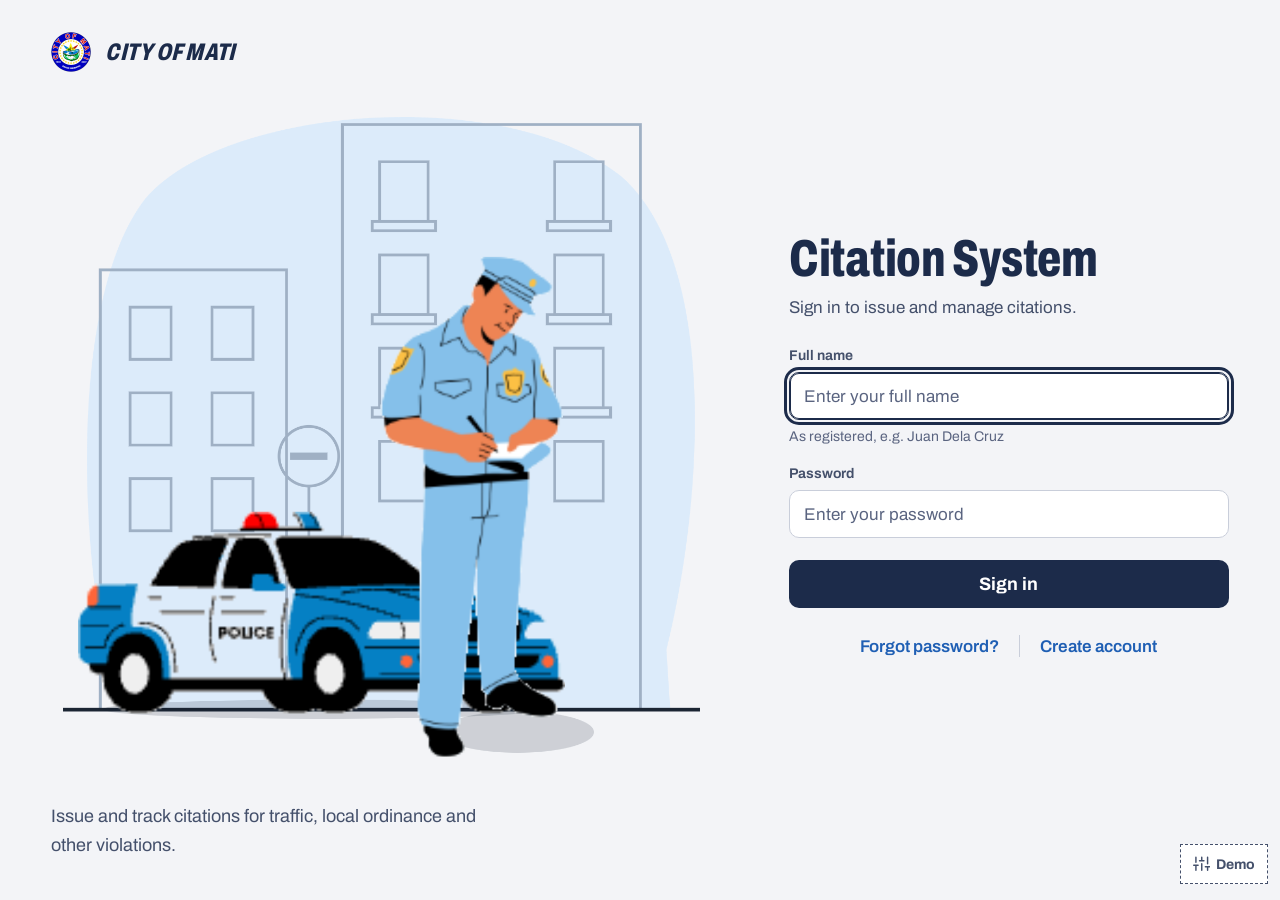
<file: index.html>
<!doctype html>
<html lang="en">
<head>
  <meta charset="utf-8">
  <meta name="viewport" content="width=device-width, initial-scale=1, viewport-fit=cover">
  <meta name="theme-color" content="#1C2B4A">
  <meta name="color-scheme" content="light dark">
  <title>Citation System</title>
  <meta name="description" content="Records every pre-numbered paper Citation by its Control Number.">
  <link rel="icon" href="data:image/svg+xml,%3Csvg xmlns='http://www.w3.org/2000/svg' viewBox='0 0 32 32'%3E%3Crect x='5' y='3' width='22' height='26' rx='2' fill='%23fff' stroke='%231C2B4A' stroke-width='2'/%3E%3Cpath d='M9 10h9M9 15h14M9 20h14' stroke='%231C2B4A' stroke-width='2'/%3E%3Crect x='19' y='6' width='5' height='3' fill='%23B3162B'/%3E%3C/svg%3E">
  <link rel="preload" href="fonts/archivo-latin.woff2" as="font" type="font/woff2" crossorigin>
  <link rel="preload" href="fonts/courier-prime-700-latin.woff2" as="font" type="font/woff2" crossorigin>
  <link rel="stylesheet" href="css/app.css">
  <script type="module" src="js/main.js"></script>
</head>
<body>
  <a class="skip" href="#main">Skip to content</a>
  <div id="app"></div>
  <div id="toasts" class="toasts" aria-live="polite"></div>
  <noscript><p style="padding:16px">This app needs JavaScript.</p></noscript>
</body>
</html>
</file>
<file: css/app.css>
/* Citation System — the Carbonless Booklet world.
   White top-copy sheets on the pink copy, printer's navy ink, red serials. */

@font-face {
  font-family: 'Archivo';
  src: url('../fonts/archivo-latin.woff2') format('woff2');
  font-weight: 400 800;
  font-stretch: 62% 125%;
  font-display: swap;
}
@font-face {
  font-family: 'Courier Prime';
  src: url('../fonts/courier-prime-700-latin.woff2') format('woff2');
  font-weight: 700;
  font-display: swap;
}

:root {
  --ground: #FFFFFF;      /* white page */
  --ground-2: #F3F4F7;
  --card-edge: var(--rule-2); /* separates white sheets from the white page */
  --sheet: #FFFFFF;       /* white top copy */
  --sheet-2: #FAF6F7;
  --ink: #1C2B4A;         /* printer's navy */
  --ink-hover: #2A3D66;
  --ink-2: #44506B;
  --ink-3: #5A6480;
  --rule: #1C2B4A;
  --rule-2: #C9CEDA;
  --rule-3: #E5E8EF;
  --field: #7A849B;
  --serial: #B3162B;      /* numbering-machine red */
  --canary: #F8EBA9;      /* canary copy */
  --canary-line: #D9C25A;
  --canary-ink: #4F3F00;
  --pink: #E7B4BF;
  --done: #1E6A43;
  --done-bg: #E2F0E7;
  --cancel: #555D6E;
  --cancel-bg: #ECEDF1;
  --void: #B3162B;
  --void-bg: #FBE9EB;
  --paid: #2E6F40;        /* Receipt Green stamp pad (6.1:1 on white) */
  --paid-bg: #EAF3EC;
  --sync: #7E6200;        /* mustard stamp for Not synced (5.6:1 on white) */
  --pending: #7A5200;
  --pending-bg: #FBF0D6;
  --band: #1C2B4A;
  --band-ink: #FFFFFF;
  --band-sub: #C3CADD;
  --on-ink: #FFFFFF;
  --shadow: 0 1px 2px rgba(28, 43, 74, .10), 0 6px 18px rgba(28, 43, 74, .07);
  --shadow-up: 0 10px 30px rgba(14, 19, 32, .22);
  --scrim: rgba(14, 19, 32, .55);

  --font: 'Archivo', system-ui, -apple-system, 'Segoe UI', Roboto, sans-serif;
  --mono: 'Courier Prime', 'Courier New', ui-monospace, monospace;
  --r: 4px;
  --r-sheet: 0;
  --gut: 16px;
  --nav-h: 64px;
  --ease: cubic-bezier(.16, 1, .3, 1);
  color-scheme: light;
}

/* Night: dark asphalt, glare-free, serials stay bright. */
@media (prefers-color-scheme: dark) {
  :root:not([data-theme="light"]) {
    --ground: #0E1320; --ground-2: #0A0F1A; --card-edge: transparent;
    --sheet: #161D2E; --sheet-2: #1B2336;
    --ink: #E9ECF4; --ink-hover: #FFFFFF; --ink-2: #BAC2D6; --ink-3: #9BA5BE;
    --rule: #9AA4BC; --rule-2: #2F3A53; --rule-3: #242C42; --field: #6E7894;
    --serial: #FF8590; --canary: #3A3316; --canary-line: #7C6A20; --canary-ink: #F5DF80;
    --pink: #4A2A33;
    --done: #74D7A1; --done-bg: #163121; --cancel: #AEB5C6; --cancel-bg: #232A3C;
    --void: #FF8590; --void-bg: #3A1A20; --paid: #7FCB93; --paid-bg: #1A2B1F; --sync: #E8C64E;
    --pending: #F2C463; --pending-bg: #3A2E12;
    --band: #0A0F1A; --band-ink: #E9ECF4; --band-sub: #9BA5BE; --on-ink: #0E1320;
    --shadow: 0 1px 2px rgba(0, 0, 0, .4), 0 6px 18px rgba(0, 0, 0, .25);
    --shadow-up: 0 10px 30px rgba(0, 0, 0, .5);
    --scrim: rgba(0, 0, 0, .65);
    color-scheme: dark;
  }
}
:root[data-theme="dark"] {
  --ground: #0E1320; --ground-2: #0A0F1A; --card-edge: transparent;
  --sheet: #161D2E; --sheet-2: #1B2336;
  --ink: #E9ECF4; --ink-hover: #FFFFFF; --ink-2: #BAC2D6; --ink-3: #9BA5BE;
  --rule: #9AA4BC; --rule-2: #2F3A53; --rule-3: #242C42; --field: #6E7894;
  --serial: #FF8590; --canary: #3A3316; --canary-line: #7C6A20; --canary-ink: #F5DF80;
  --pink: #4A2A33;
  --done: #74D7A1; --done-bg: #163121; --cancel: #AEB5C6; --cancel-bg: #232A3C;
  --void: #FF8590; --void-bg: #3A1A20; --paid: #7FCB93; --paid-bg: #1A2B1F; --sync: #E8C64E;
  --pending: #F2C463; --pending-bg: #3A2E12;
  --band: #0A0F1A; --band-ink: #E9ECF4; --band-sub: #9BA5BE; --on-ink: #0E1320;
  --shadow: 0 1px 2px rgba(0, 0, 0, .4), 0 6px 18px rgba(0, 0, 0, .25);
  --shadow-up: 0 10px 30px rgba(0, 0, 0, .5);
  --scrim: rgba(0, 0, 0, .65);
  color-scheme: dark;
}

/* ---------------------------------------------------------------- base */
*, *::before, *::after { box-sizing: border-box; }
html { -webkit-text-size-adjust: 100%; text-size-adjust: 100%; }
body {
  margin: 0; min-height: 100vh; min-height: 100dvh;
  background: var(--ground); color: var(--ink);
  font: 400 1.0625rem/1.5 var(--font);
  -webkit-font-smoothing: antialiased;
  caret-color: var(--serial);
  scrollbar-color: var(--rule-2) transparent;
}
::selection { background: var(--canary); color: var(--canary-ink); }
img { max-width: 100%; display: block; }
a { color: inherit; text-underline-offset: 3px; text-decoration-thickness: 1px; }
button, input, select, textarea { font: inherit; color: inherit; }
button { cursor: pointer; }
h1, h2, h3, p, ul, ol, dl, figure, fieldset { margin: 0; }
ul, ol { padding: 0; list-style: none; }
fieldset { border: 0; padding: 0; min-width: 0; }
:focus-visible { outline: 3px solid var(--ink); outline-offset: 2px; box-shadow: 0 0 0 6px var(--canary); border-radius: var(--r); }
[hidden] { display: none !important; }
.checks:not(:has(li:not([hidden]))) { display: none; }
.sr { position: absolute !important; width: 1px; height: 1px; padding: 0; margin: -1px; overflow: hidden; clip: rect(0 0 0 0); white-space: nowrap; border: 0; }
.skip { position: absolute; left: 8px; top: -60px; z-index: 100; background: var(--ink); color: var(--on-ink); padding: 10px 14px; border-radius: var(--r); }
.skip:focus { top: 8px; }
.ic { width: 1.25em; height: 1.25em; flex: none; fill: none; stroke: currentColor; stroke-width: 2; stroke-linecap: round; stroke-linejoin: round; }
.num, .tbl td.n, .box-n, .chip-n, .showing { font-variant-numeric: tabular-nums; }
.muted { color: var(--ink-3); }
.small { font-size: .875rem; }
.strong { font-weight: 700; }
.center { text-align: center; }
.nowrap { white-space: nowrap; }

/* ---------------------------------------------------------------- type */
.h1 { font-size: 1.75rem; line-height: 1.15; font-weight: 750; font-stretch: 88%; letter-spacing: -.01em; text-wrap: balance; }
.h2 { font-size: 1.125rem; line-height: 1.3; font-weight: 700; display: flex; align-items: center; gap: 8px; text-wrap: balance; }
.h3 { font-size: 1rem; font-weight: 700; margin-top: 18px; }
.lead { color: var(--ink-2); max-width: 65ch; margin-top: 6px; }
.page-head { margin-bottom: 20px; }
.page-head .lead { max-width: none; text-wrap: pretty; }
.page > .h1 { margin-bottom: 4px; }
.page > .h1 + .lead { margin-bottom: 20px; }
.page > .h1 + :not(.lead) { margin-top: 16px; }

/* The serial: numbering-machine digits, always red. */
.serial { font-family: var(--mono); font-weight: 700; color: var(--serial); letter-spacing: .02em; font-variant-numeric: tabular-nums; white-space: nowrap; line-height: 1; font-size: 1.0625rem; }
.serial-md { font-size: 1.375rem; }
.serial-lg { font-size: 2.25rem; }
.serial-xl { font-size: 3.25rem; letter-spacing: 0; }
.serial.roll { animation: roll .6s var(--ease) both; display: inline-block; }
@keyframes roll { from { transform: translateY(-55%); opacity: 0; clip-path: inset(55% 0 0 0); } to { transform: none; opacity: 1; clip-path: inset(0); } }

/* Rubber-stamp outcomes */
.stamp {
  display: inline-flex; align-items: center; gap: 4px; flex: none;
  border: 3px double currentColor; border-radius: 3px; padding: 0 7px;
  font: 700 .75rem/1.55 var(--font); font-stretch: 92%; letter-spacing: .09em; text-transform: uppercase;
}
.stamp-sm { font-size: .75rem; padding: 0 6px; }
.stamp-lg { font-size: 1rem; padding: 2px 12px; }
.stamp-done { color: var(--done); }
.stamp-cancelled { color: var(--cancel); }
.stamp-voided { color: var(--void); }
.stamp-paid { color: var(--paid); }
.stamp-sync { color: var(--sync); background: var(--sheet); }
.stamp-pending { color: var(--pending); }
.stamp.land { animation: land .5s var(--ease) both; }
@keyframes land { from { transform: scale(1.8) rotate(-8deg); opacity: 0; } 60% { opacity: 1; } to { transform: none; } }

.tag { display: inline-flex; align-items: center; gap: 5px; font-size: .8125rem; font-weight: 600; line-height: 1.3; padding: 2px 8px; border-radius: 3px; white-space: nowrap; }
.tag .ic { width: 1rem; height: 1rem; }
.tag-sync { background: var(--canary); color: var(--canary-ink); }
.tag-unpaid { border: 1px solid var(--rule-2); color: var(--ink-2); }

.acct { display: inline-block; font-size: .8125rem; font-weight: 700; padding: 1px 8px; border: 1px solid currentColor; white-space: nowrap; letter-spacing: .02em; }
.acct-active { color: var(--done); }
.acct-pending { color: var(--pending); }
.acct-rejected { color: var(--void); }
.acct-inactive { color: var(--cancel); }

/* ---------------------------------------------------------------- shell */
.app { min-height: 100vh; min-height: 100dvh; padding-bottom: calc(var(--nav-h) + env(safe-area-inset-bottom)); }
.app.is-focus { padding-bottom: 0; }
.topbar {
  position: sticky; top: 0; z-index: 20;
  display: flex; align-items: center; gap: 12px;
  min-height: 56px; padding: 6px var(--gut); padding-top: max(6px, env(safe-area-inset-top));
  background: var(--band); color: var(--band-ink);
}
.brand { display: flex; align-items: center; gap: 8px; text-decoration: none; font-weight: 750; font-stretch: 88%; font-size: 1.0625rem; }
.brand-mark { display: grid; place-items: center; width: 32px; height: 32px; border: 1.5px solid currentColor; border-radius: 3px; }
.brand-mark .ic { width: 18px; height: 18px; }
@media (max-width: 599px) { .brand-name { display: none; } }
.who { display: grid; margin-left: auto; text-align: right; line-height: 1.2; min-width: 0; }
.who-name { font-weight: 700; font-size: .9375rem; white-space: nowrap; overflow: hidden; text-overflow: ellipsis; }
.who-sub { font-size: .8125rem; color: var(--band-sub); white-space: nowrap; overflow: hidden; text-overflow: ellipsis; }
.icon-btn { display: inline-grid; place-items: center; width: 44px; height: 44px; border: 0; background: transparent; color: inherit; border-radius: var(--r); flex: none; text-decoration: none; }
.icon-btn:hover { background: color-mix(in srgb, currentColor 12%, transparent); }
.icon-btn .ic { width: 22px; height: 22px; }
.topbar .icon-btn:focus-visible { outline-color: var(--band-ink); }
.offline-banner {
  display: flex; gap: 10px; align-items: flex-start; margin: 0;
  padding: 10px var(--gut); background: var(--canary); color: var(--canary-ink);
  border-bottom: 1px solid var(--canary-line); font-size: .9375rem; font-weight: 600;
  position: sticky; top: 56px; z-index: 19;
}
.offline-banner[hidden] { display: none; }
.offline-banner .ic { margin-top: 2px; }

.nav {
  position: fixed; left: 0; right: 0; bottom: 0; z-index: 20;
  display: flex; height: calc(var(--nav-h) + env(safe-area-inset-bottom)); padding-bottom: env(safe-area-inset-bottom);
  background: var(--sheet); border-top: 1px solid var(--rule-2);
}
.nav-a {
  flex: 1; display: flex; flex-direction: column; align-items: center; justify-content: center; gap: 3px;
  text-decoration: none; color: var(--ink-3); font-size: .75rem; font-weight: 600; position: relative;
  border: 0; background: none; padding: 0; min-width: 0;
}
.nav-a .ic { width: 24px; height: 24px; }
.nav-a.on { color: var(--ink); }
.nav-a.on::before { content: ''; position: absolute; top: 0; left: 22%; right: 22%; height: 3px; background: var(--ink); }
.nav-long, .nav-out { display: none; }
/* Phone only: the Enforcer's Home tab is a raised navy circle, the one round element in the system. */
@media (max-width: 899px) {
  .role-enforcer { padding-bottom: calc(var(--nav-h) + 20px + env(safe-area-inset-bottom)); }
  .nav-home { justify-content: flex-end; padding-bottom: 9px; }
  .nav-home .ic {
    box-sizing: border-box; width: 56px; height: 56px; padding: 16px; flex: none;
    border-radius: 50%; background: var(--ink); color: var(--on-ink);
    box-shadow: 0 0 0 4px var(--sheet), var(--shadow);
    transition: background-color .15s var(--ease), transform .15s var(--ease);
  }
  .nav-home:hover .ic { background: var(--ink-hover); }
  .nav-home:active .ic { transform: scale(.95); }
  .nav-home.on::before { display: none; }
  .nav-home.on { font-weight: 800; }
}
.badge { position: absolute; top: 6px; left: calc(50% + 6px); min-width: 20px; height: 20px; padding: 0 6px; border-radius: 2px; background: var(--ink); color: var(--on-ink); font-size: .75rem; font-weight: 700; display: grid; place-items: center; font-variant-numeric: tabular-nums; }

.main { outline: none; }
.page { max-width: 640px; margin: 0 auto; padding: 20px var(--gut) 32px; }
.role-office .page, .role-verifier .page, .role-super .page { max-width: 1240px; }
.page:has(> .pf) { max-width: 1240px; } /* every Profile uses the wide page */

@media (min-width: 900px) {
  .app { display: grid; grid-template-columns: 232px minmax(0, 1fr); grid-template-rows: auto auto 1fr; padding-bottom: 0; }
  .app.is-focus { grid-template-columns: minmax(0, 1fr); }
  .topbar { grid-column: 1 / -1; }
  .nav { grid-column: 1; grid-row: 2 / 4; }
  .offline-banner { grid-column: 2; grid-row: 2; }
  .main { grid-column: 2; grid-row: 3; }
  .app.is-focus .offline-banner, .app.is-focus .main { grid-column: 1; }
  .nav {
    position: sticky; top: 56px; height: calc(100vh - 56px); align-self: start;
    flex-direction: column; gap: 2px; padding: 16px 12px; border-top: 0; border-right: 1px solid var(--rule-2);
    background: var(--sheet);
  }
  .nav-a { flex: none; flex-direction: row; justify-content: flex-start; gap: 12px; padding: 10px 12px; font-size: .9375rem; border-radius: var(--r); color: var(--ink-2); }
  .nav-a:hover { background: var(--sheet-2); color: var(--ink); }
  .nav-a.on { background: var(--sheet-2); color: var(--ink); }
  .nav-a.on::before { display: none; }
  .nav-a.on { font-weight: 700; box-shadow: inset 0 0 0 1px var(--rule); }
  .nav-a .ic { width: 20px; height: 20px; }
  .nav-short { display: inline; }
  .nav-a:has(.nav-long) .nav-short { display: none; }
  .nav-long { display: inline; }
  .nav-out { display: flex; margin-top: auto; }
  .badge { position: static; margin-left: auto; }
  .topbar-out { display: none; }
  .page { padding: 28px 32px 48px; }
}

/* ---------------------------------------------------------------- sheets */
.sheet {
  background: var(--sheet); box-shadow: var(--shadow); border: 1px solid var(--card-edge);
  border-top: 4px solid var(--ink); margin-bottom: 20px; position: relative;
}
.sheet-head { display: flex; flex-wrap: wrap; justify-content: space-between; align-items: flex-start; gap: 8px 16px; padding: 14px 16px 12px; }
.sheet-body { padding: 16px; display: grid; gap: 14px; }
.perf { height: 2px; margin: 0 10px; background: repeating-linear-gradient(90deg, var(--rule-2) 0 6px, transparent 6px 11px); }
.det-type { font-size: 1.25rem; font-weight: 750; font-stretch: 88%; line-height: 1.2; }
.det-no { display: grid; justify-items: end; gap: 4px; margin-left: auto; }
.det-no .lbl, .box .lbl {
  font-size: .6875rem; font-weight: 700; letter-spacing: .1em; text-transform: uppercase; color: var(--ink-2);
}
.det-stamps { display: flex; flex-wrap: wrap; gap: 6px; margin-top: 8px; align-items: center; }

/* Home: the top copy with the pink and canary copies peeking beneath */
.sheet-copies { margin-bottom: 30px; }
.sheet-copies::before, .sheet-copies::after {
  content: ''; position: absolute; z-index: -1; 
  left: 6px; right: 6px; bottom: -7px; height: 40px; background: var(--pink); border: 1px solid var(--rule-2); box-shadow: var(--shadow);
}
.sheet-copies::after { z-index: -2; left: 12px; right: 12px; bottom: -14px; background: var(--canary); }
.write-this { font-size: 1.0625rem; font-weight: 600; line-height: 1.4; }
.write-this .muted { font-weight: 400; }

.tally { display: grid; grid-template-columns: repeat(var(--n), minmax(0, 1fr)); gap: 2px; height: 18px; }
.tally i { background: var(--rule-3); border-radius: 1px; }
.tally i.c-done { background: var(--ink); }
.tally i.c-cancelled { background: repeating-linear-gradient(135deg, var(--cancel) 0 2px, var(--rule-3) 2px 4px); }
.tally i.c-voided { background: var(--void); }
.tally i.c-cur { background: var(--sheet); box-shadow: inset 0 0 0 2px var(--serial); }

.boxrow { display: grid; grid-template-columns: 1fr 1fr; border: 1px solid var(--rule); }
.boxrow .box + .box { border-left: 1px solid var(--rule); }
.box { display: grid; gap: 2px; padding: 8px 12px; justify-items: center; text-align: center; }
.box-n { font-size: 1.75rem; font-weight: 750; font-stretch: 88%; line-height: 1.1; }

.type-menu { position: relative; margin-bottom: 16px; }
.type-menu-btn {
  width: 100%; min-height: 48px; display: flex; align-items: center; gap: 12px; padding: 6px 12px 6px 14px;
  background: var(--sheet); color: var(--ink); border: 1px solid var(--rule); border-radius: 0; text-align: left;
}
.type-menu-btn:hover { box-shadow: inset 0 0 0 1px var(--rule); }
/* Single-type Agencies: the same header, but nothing to choose. */
.type-menu-static { min-height: 48px; display: flex; align-items: center; gap: 12px; padding: 6px 14px; background: var(--sheet); border: 1px solid var(--rule); }
.type-menu-static .lbl { font-size: .6875rem; font-weight: 700; letter-spacing: .1em; text-transform: uppercase; color: var(--ink-2); white-space: nowrap; }
.type-menu-btn .lbl { font-size: .6875rem; font-weight: 700; letter-spacing: .1em; text-transform: uppercase; color: var(--ink-2); white-space: nowrap; }
.type-menu-val { flex: 1; font-weight: 700; font-size: 1.0625rem; min-width: 0; overflow: hidden; text-overflow: ellipsis; white-space: nowrap; }
.type-menu-chev { transition: transform .2s var(--ease); }
.type-menu.open .type-menu-chev { transform: rotate(180deg); }
.type-menu-list {
  position: absolute; z-index: 30; left: 0; right: 0; min-width: 210px; top: calc(100% + 4px);
  background: var(--sheet); border-top: 4px solid var(--ink); box-shadow: var(--shadow-up);
  animation: menu-in .18s var(--ease);
}
@keyframes menu-in { from { opacity: 0; transform: translateY(-6px); } }
.type-menu-list li + li { border-top: 1px solid var(--rule-3); }
.type-menu-item {
  width: 100%; min-height: 52px; display: flex; align-items: center; gap: 10px; padding: 8px 14px;
  background: none; border: 0; text-align: left; color: var(--ink);
}
.type-menu-item:hover, .type-menu-item:focus-visible { background: var(--sheet-2); }
.type-menu-item:focus-visible { outline-offset: -3px; box-shadow: none; }
.type-menu-item[aria-checked="true"] .type-menu-name { font-weight: 700; }
.type-menu-check { width: 20px; flex: none; display: grid; place-items: center; }
.type-menu-check .ic { width: 18px; height: 18px; stroke-width: 3; }
.type-menu-name { flex: 1; font-weight: 600; }
.type-menu-state { font-size: .875rem; font-weight: 600; color: var(--ink-3); white-space: nowrap; }
.type-menu-state.is-active { color: var(--done); }

/* ---------------------------------------------------------------- buttons */
.btn {
  display: inline-flex; align-items: center; justify-content: center; gap: 8px;
  min-height: 44px; padding: 0 18px; border-radius: var(--r); border: 1.5px solid transparent;
  font-weight: 650; font-size: 1rem; line-height: 1.2; text-decoration: none; text-align: center;
  transition: background-color .15s, border-color .15s, color .15s, transform .1s;
}
.btn:active:not(:disabled) { transform: translateY(1px); }
.btn:disabled { cursor: not-allowed; }
.btn-primary { background: var(--ink); color: var(--on-ink); }
.btn-primary:hover:not(:disabled) { background: var(--ink-hover); }
.btn-primary:disabled { background: var(--rule-2); color: var(--ink-3); }
.btn-ghost { background: transparent; border-color: var(--field); color: var(--ink); }
.btn-ghost:hover:not(:disabled) { background: var(--sheet-2); border-color: var(--ink); }
.btn-ghost:disabled { opacity: .55; }
.btn-danger { background: var(--void); color: #fff; }
.btn-danger:hover:not(:disabled) { filter: brightness(.92); }
.btn-danger:disabled { background: var(--rule-2); color: var(--ink-3); }
.btn-danger-ghost { background: transparent; border-color: var(--void); color: var(--void); }
.btn-danger-ghost:hover:not(:disabled) { background: var(--void-bg); }
.btn-sm { min-height: 40px; padding: 0 12px; font-size: .9375rem; }
.btn-lg { min-height: 52px; padding: 0 22px; }
.btn-xl { min-height: 60px; font-size: 1.1875rem; padding: 0 24px; }
.btn-block { width: 100%; }
.btn-note { font-size: .8125rem; font-weight: 500; opacity: .8; }
.btn-xl .btn-note::before { content: '· '; }
.link { display: inline-flex; align-items: center; gap: 2px; font-weight: 600; font-size: .9375rem; text-decoration: none; color: var(--ink-2); }
.link:hover { color: var(--ink); text-decoration: underline; }
.link .ic { width: 1.1em; height: 1.1em; }
.back { display: inline-flex; align-items: center; gap: 6px; font-weight: 600; text-decoration: none; color: var(--ink-2); margin-bottom: 14px; min-height: 44px; }
.back:hover { color: var(--ink); }

/* ---------------------------------------------------------------- forms */
.field { display: grid; gap: 6px; align-content: start; min-width: 0; }
.lbl { font-size: .875rem; font-weight: 650; color: var(--ink-2); }
.lbl em { font-style: normal; font-weight: 400; color: var(--ink-3); }
.input {
  width: 100%; min-height: 48px; padding: 10px 12px;
  background: var(--sheet); color: var(--ink);
  border: 1px solid var(--rule); border-radius: 0;
  transition: box-shadow .15s;
}
.input:hover { box-shadow: inset 0 0 0 1px var(--rule); }
.input:focus-visible { border-color: var(--ink); }
textarea.input { min-height: 96px; resize: vertical; line-height: 1.45; }
select.input { appearance: none; padding-right: 40px; background-image: url("data:image/svg+xml,%3Csvg xmlns='http://www.w3.org/2000/svg' viewBox='0 0 24 24' fill='none' stroke='%2344506B' stroke-width='2' stroke-linecap='round'%3E%3Cpath d='m6 9 6 6 6-6'/%3E%3C/svg%3E"); background-repeat: no-repeat; background-position: right 10px center; background-size: 20px; }
input[type=date].input { min-width: 0; }
::placeholder { color: var(--ink-3); opacity: 1; }
.input-serial { font-family: var(--mono); font-weight: 700; font-size: 1.25rem; letter-spacing: .04em; color: var(--serial); }
.input-serial::placeholder { font-family: var(--font); font-weight: 400; font-size: 1rem; letter-spacing: 0; }
.hint { font-size: .875rem; color: var(--ink-3); }
.hint-strong { color: var(--ink); background: var(--canary); padding: 8px 10px; border-radius: var(--r); font-weight: 600; }
.hint[hidden], .err[hidden] { display: none; }
.err { font-size: .875rem; font-weight: 650; color: var(--void); }
.has-err .input, .input[aria-invalid="true"] { border-color: var(--void); }
.grid-2 { display: grid; gap: 14px; grid-template-columns: 1fr; }
@media (min-width: 560px) { .grid-2 { grid-template-columns: 1fr 1fr; } }
.grid-2.tight { grid-template-columns: 1fr 1fr; gap: 12px; }
.boxes { display: grid; gap: 16px; }

.seg { display: inline-flex; border: 1px solid var(--rule); border-radius: 0; overflow: hidden; background: var(--sheet); }
.seg-opt { position: relative; flex: 1; }
.seg-opt input { position: absolute; opacity: 0; inset: 0; margin: 0; cursor: pointer; }
.seg-opt span { display: flex; align-items: center; justify-content: center; min-height: 44px; padding: 0 18px; font-weight: 600; color: var(--ink-2); white-space: nowrap; }
.seg-opt + .seg-opt span { border-left: 1px solid var(--rule); }
.seg-opt input:checked + span { background: var(--ink); color: var(--on-ink); }
.seg-opt input:focus-visible + span { outline: 3px solid var(--ink); outline-offset: -3px; box-shadow: inset 0 0 0 6px var(--canary); }
.seg-sm .seg-btn { border: 0; background: none; padding: 0 14px; min-height: 38px; font-weight: 600; color: var(--ink-2); }
.seg-sm .seg-btn + .seg-btn { border-left: 1px solid var(--rule); }
.seg-sm .seg-btn.on { background: var(--ink); color: var(--on-ink); }

.switch { display: flex; gap: 14px; align-items: flex-start; padding: 14px 0; cursor: pointer; position: relative; }
.switch input { position: absolute; opacity: 0; width: 52px; height: 32px; margin: 0; cursor: pointer; }
.switch-track { flex: none; width: 52px; height: 32px; border-radius: 16px; background: var(--rule-2); position: relative; transition: background .2s; }
.switch-track::after { content: ''; position: absolute; top: 3px; left: 3px; width: 26px; height: 26px; border-radius: 50%; background: var(--sheet); box-shadow: 0 1px 3px rgba(0,0,0,.3); transition: transform .2s var(--ease); }
.switch input:checked + .switch-track { background: var(--ink); }
.switch input:checked + .switch-track::after { transform: translateX(20px); }
.switch input:focus-visible + .switch-track { outline: 3px solid var(--ink); outline-offset: 2px; box-shadow: 0 0 0 6px var(--canary); }
.switch-l { display: block; font-weight: 700; }

.search { position: relative; display: block; }
.search .ic { position: absolute; left: 13px; top: 50%; transform: translateY(-50%); color: var(--ink-3); pointer-events: none; }
.search .input { padding-left: 42px; }

/* ---------------------------------------------------------------- alerts / toasts */
.alert { display: flex; gap: 10px; align-items: flex-start; padding: 11px 13px; border-radius: var(--r); font-weight: 600; font-size: .9375rem; line-height: 1.4; border: 1.5px solid transparent; }
.alert[hidden] { display: none; }
.alert .ic { margin-top: 1px; }
.alert-error { background: var(--void-bg); border-color: var(--void); color: var(--ink); }
.alert-error .ic { color: var(--void); }
.alert-warn { background: var(--canary); border-color: var(--canary-line); color: var(--canary-ink); }
.alert-ok { background: var(--done-bg); border-color: color-mix(in srgb, var(--done) 40%, transparent); color: var(--ink); }
.alert-ok .ic { color: var(--done); }
.alert-sync { background: var(--canary); border-color: var(--canary-line); color: var(--canary-ink); }
.alert-btn { width: 100%; text-align: left; align-items: center; margin-bottom: 14px; min-height: 48px; }
.alert-btn > span { flex: 1; }

.toasts { position: fixed; left: 50%; top: calc(56px + 12px + env(safe-area-inset-top)); /* just under the header band */ transform: translateX(-50%); z-index: 60; display: grid; gap: 8px; width: min(520px, calc(100% - 32px)); pointer-events: none; }
.toast {
  display: flex; gap: 10px; align-items: flex-start; padding: 12px 14px; border-radius: 6px;
  background: var(--ink); color: var(--on-ink); box-shadow: var(--shadow-up); font-weight: 600; font-size: .9375rem;
  opacity: 0; transform: translateY(-8px); transition: opacity .2s, transform .25s var(--ease);
}
.toast.in { opacity: 1; transform: none; }
.toast-offline { background: var(--canary); color: var(--canary-ink); }
.toast-error { background: var(--void); color: #fff; }
.toast .ic { margin-top: 1px; }

/* ---------------------------------------------------------------- lists */
.sec { padding: 0 16px 18px; display: grid; gap: 10px; }
.page > .sec { padding: 0; margin-bottom: 24px; }
.sec-head { display: flex; justify-content: space-between; align-items: center; gap: 12px; }
.today { margin-top: 8px; }
.today .sec-head { margin-bottom: 6px; }
/* enforcer home: number card and Today side by side on wide screens */
/* Today shows 8 rows beside the card on PC, 5 when stacked */
@media (max-width: 1099px) { .today-more { display: none; } }
@media (min-width: 1100px) {
  .page:has(> .home) { max-width: 1240px; }
  .home { display: grid; grid-template-columns: minmax(0, 1.25fr) minmax(0, 1fr); gap: 32px; align-items: start; }
  .home .today { margin-top: 0; }
  .home .today .sec-head { min-height: 48px; }
  .home .today .row-mid { justify-content: flex-end; } /* UNSYNCED sits right beside the Status stamp */
}
.rows { display: grid; }
.row { display: flex; align-items: center; gap: 12px; padding: 12px 4px; border-bottom: 1px solid var(--rule-2); text-decoration: none; min-height: 52px; }
a.row:hover { background: color-mix(in srgb, var(--sheet) 60%, transparent); }
.rows li:first-child .row:not(.row-cit) { border-top: 1px solid var(--rule-2); }
.row-time { color: var(--ink-2); font-variant-numeric: tabular-nums; min-width: 4.6em; font-size: .9375rem; }
.row-mid { flex: 1; display: flex; }
.row-static { gap: 10px; }
.row-end { margin-left: auto; }

.rows-cit { gap: 10px; grid-template-columns: minmax(0, 1fr); }
.row-cit {
  display: grid; grid-template-columns: minmax(0, 1fr); gap: 6px; padding: 12px 14px; background: var(--sheet); border: 1px solid var(--card-edge);
  box-shadow: var(--shadow); border-top: 3px solid var(--ink);
}
.row-top { display: flex; align-items: center; gap: 10px; }
.row-top .stamp { margin-left: auto; }
.row-type { color: var(--ink-2); font-size: .875rem; font-weight: 600; }
.row-top .row-type { white-space: nowrap; }
/* When the Citation Type doesn't fit beside the number and stamp: type on its own line, then number left, stamp right. */
.row-top.stacked { display: grid; grid-template-columns: 1fr auto; align-items: center; gap: 2px 10px; }
.row-top.stacked .row-type { grid-column: 1 / -1; grid-row: 1; white-space: normal; }
.row-top.stacked > :first-child { grid-column: 1; grid-row: 2; }
.row-top.stacked .stamp { grid-column: 2; grid-row: 2; margin-left: 0; }
.row-what { font-weight: 600; line-height: 1.35; }
/* Violator | date stays on one line; fitLines() narrows then shrinks it, and only the name may end in "…". */
.row-bot { display: flex; justify-content: space-between; gap: 12px; font-size: .875rem; color: var(--ink-2); white-space: nowrap; }
.row-name { min-width: 0; overflow: hidden; text-overflow: ellipsis; }
.row-when { flex: none; }
.row-tags { display: flex; gap: 8px; flex-wrap: wrap; }

.filters { display: grid; gap: 12px; margin-bottom: 14px; }
.chips { display: flex; gap: 6px; flex-wrap: wrap; }
.chip {
  display: inline-flex; align-items: center; gap: 8px; min-height: 40px; padding: 0 12px;
  border: 1px solid var(--rule); border-radius: 0; background: var(--sheet); font-weight: 600; font-size: .9375rem; color: var(--ink-2);
}
.chip:hover { border-color: var(--field); color: var(--ink); }
.chip.on { background: var(--ink); border-color: var(--ink); color: var(--on-ink); }
.chip-n { font-size: .8125rem; font-weight: 700; opacity: .8; }
.filter-row { display: flex; flex-wrap: wrap; gap: 12px; }
/* Enforcer Citations: Citation Type on top on phones, Status + Day side by side. */
.cit-filters { display: grid; grid-template-columns: minmax(0, 1fr) minmax(0, 1fr); gap: 12px; margin-bottom: 14px; }
.cit-filters .f-ctype { grid-column: 1 / -1; }
.cit-filters .type-menu { margin-bottom: 0; }
/* Dropdowns used as form fields */
.field .type-menu { margin-bottom: 0; }
.field .type-menu-val, .cit-filters .type-menu-val { font-weight: 400; font-size: 1.0625rem; }
.type-menu-val.is-placeholder { color: var(--ink-3); }
.field .type-menu-btn { gap: 6px; padding: 6px 8px 6px 12px; }
.has-err .type-menu-btn { border-color: var(--void); box-shadow: inset 0 0 0 1px var(--void); }
.marked-read .type-menu-btn { border-color: color-mix(in srgb, var(--done) 70%, var(--field)); }
.marked-unread .type-menu-btn { border-color: var(--canary-line); background: color-mix(in srgb, var(--canary) 35%, var(--sheet)); }
/* Violator Details: Last name | Suffix and Birthday | Sex share rows on phones too.
   Suffix gets 40% of its row so "None" and "III" fit. */
.vdetails .grid-2 { grid-template-columns: repeat(10, minmax(0, 1fr)); }
.vdetails [data-f=first], .vdetails [data-f=middle] { grid-column: span 10; }
.vdetails [data-f=last] { grid-column: span 6; }
.vdetails [data-f=suffix] { grid-column: span 4; }
.vdetails [data-f=birthday], .vdetails [data-f=sex] { grid-column: span 5; }
/* Keep Suffix's label on one line so its box lines up with Last name; None already says it's optional. */
@media (max-width: 559px) { .vdetails [data-f=suffix] .lbl em { display: none; } }
@media (min-width: 560px) { .vdetails [data-f] { grid-column: span 5; } }
/* Create an account: Gender | Agency */
.enf-filters { display: grid; grid-template-columns: minmax(0, 1fr) minmax(0, 2fr); gap: 12px; align-items: start; }
.filters-desk .enf-filters .search { max-width: none; }
@media (max-width: 599px) { .search .input { padding-left: 38px; } .search .ic { left: 11px; } .search .input::placeholder { font-size: .875rem; } }
.grid-ga { display: grid; grid-template-columns: minmax(0, 1fr) minmax(0, 1.6fr); gap: 14px; }
/* Phones: Day (shown for "A day…") gets its own line. From 600px every filter sits in one row. */
.cit-filters .f-day { grid-column: 1 / -1; }
@media (min-width: 600px) {
  .cit-filters { grid-template-columns: none; grid-auto-flow: column; grid-auto-columns: minmax(0, 240px); justify-content: start; }
  .cit-filters .f-ctype, .cit-filters .f-day { grid-column: auto; }
}
.date-box { position: relative; min-width: 0; }
.date-box .input { padding-right: 44px; width: 100%; min-width: 0; }
/* Fields never grow past their grid column (date inputs try to). */
.field > * { min-width: 0; }
@media (max-width: 599px) { .vdetails .date-box .input { padding-left: 10px; padding-right: 38px; font-size: 1rem; } .vdetails .date-btn { width: 36px; } }
/* Hide the browser's own picker icon; ours sits in its place. */
.date-box input::-webkit-calendar-picker-indicator { display: none; }
.date-btn { position: absolute; right: 2px; top: 50%; transform: translateY(-50%); width: 42px; height: 42px; display: grid; place-items: center; border: 0; background: none; color: var(--ink-2); }
.date-btn:hover { color: var(--ink); }
.date-btn .ic { width: 20px; height: 20px; }
.filter-grid { display: grid; grid-template-columns: repeat(auto-fill, minmax(165px, 1fr)); gap: 12px; align-items: end; }
.filter-grid .btn { justify-self: start; }
@media (min-width: 1100px) { .filter-grid { grid-template-columns: repeat(3, minmax(0, 1fr)); } }
/* Wide screens: all six filters in one row; Agency and Payment a little wider so "Public Safety Office" and "Paid and Unpaid" fit. */
@media (min-width: 1400px) {
  .filter-grid { grid-template-columns: minmax(0, 1.3fr) minmax(0, .85fr) minmax(0, 1fr) minmax(0, 1.2fr) repeat(2, minmax(0, 1fr)); gap: 10px; }
  .filter-grid select.input { padding-right: 32px; background-position: right 8px center; }
}
.filter-grid select.input { white-space: nowrap; overflow: hidden; text-overflow: ellipsis; }
.filter-top { display: flex; gap: 10px; align-items: center; flex-wrap: wrap; }
.filter-top .search { flex: 1 1 260px; }
.filter-toggle { display: none; }
@media (max-width: 760px) {
  .filter-toggle { display: inline-flex; }
  .filters-desk.collapsed .filter-grid { display: none; }
}
.filters > .btn { justify-self: start; }
.filters-desk { padding: 14px; background: var(--sheet); border: 1px solid var(--rule-2); }
.filters-desk .chips + .search { max-width: 420px; }
.field-inline { flex: 1 1 180px; }
.date-wrap { display: flex; gap: 8px; align-items: center; }
.showing { font-size: .875rem; color: var(--ink-2); margin: 4px 0 10px; }

.pager { display: flex; align-items: center; justify-content: space-between; gap: 8px; margin-top: 18px; flex-wrap: wrap; }
.pager-nums { display: flex; gap: 4px; align-items: center; }
.pager-n { min-width: 40px; height: 40px; border: 1.5px solid transparent; border-radius: var(--r); background: none; font-weight: 650; font-variant-numeric: tabular-nums; color: var(--ink-2); }
.pager-n:hover { border-color: var(--rule-2); color: var(--ink); }
.pager-n.on { background: var(--ink); color: var(--on-ink); }
.pager-gap { color: var(--ink-3); padding: 0 2px; }
@media (max-width: 420px) { .pager .btn span { display: none; } }

.empty { text-align: center; padding: 36px 16px; display: grid; justify-items: center; gap: 6px; background: var(--sheet); border: 1.5px dashed var(--rule-2); }
.empty-ic { width: 36px; height: 36px; color: var(--ink-3); margin-bottom: 4px; }
.empty-title { font-weight: 700; font-size: 1.0625rem; }
.empty-body { color: var(--ink-2); max-width: 40ch; }

/* ---------------------------------------------------------------- key/value + details */
.kv { display: grid; }
.kv-row { display: grid; grid-template-columns: minmax(7.5em, 34%) 1fr; gap: 12px; padding: 9px 0; border-bottom: 1px solid var(--rule-3); }
.kv-row:last-child { border-bottom: 0; }
.kv dt { color: var(--ink-2); font-size: .9375rem; }
.kv dd { margin: 0; font-weight: 600; min-width: 0; overflow-wrap: break-word; }
.kv-full { grid-template-columns: minmax(0, 1fr); }
/* Phones: label column only as wide as its words, so values fit on one line. */
@media (max-width: 599px) {
  /* One shared label column per block, so every value starts at the same x. */
  .kv { grid-template-columns: fit-content(8.5em) minmax(0, 1fr); column-gap: 14px; }
  .kv-row { grid-column: 1 / -1; grid-template-columns: subgrid; column-gap: 14px; }
  .kv-full dd { grid-column: 1 / -1; }
  .kv dt { font-size: .875rem; }
  .kv dd { font-size: .9375rem; }
}
.kv dd a { display: inline-flex; gap: 6px; align-items: center; }
.idby { display: inline-flex; gap: 8px; align-items: center; font-weight: 600; color: var(--ink-2); }
.det { padding-bottom: 4px; }
.det .sec:first-of-type { padding-top: 16px; }
.det-head .det-type { margin-bottom: 0; }
.sec-incident { margin: 16px 16px 18px; padding: 14px; background: var(--void-bg); border-radius: var(--r); border: 1.5px solid color-mix(in srgb, var(--void) 45%, transparent); }
.sec-incident .h2 .ic { color: var(--void); }
.sec-entered { padding-top: 14px; }
.final-note { display: flex; gap: 8px; align-items: center; margin: 4px 16px 14px; padding-top: 12px; border-top: 1px solid var(--rule-3); font-size: .9375rem; color: var(--ink-2); font-weight: 600; }
/* Enforcer's Cancel on a Done Citation: in place of the closing note. */
.sec-cancel { display: grid; gap: 10px; margin: 4px 16px 16px; padding-top: 14px; border-top: 1px solid var(--rule-3); }
.sec-cancel .hint { margin: 0; color: var(--ink-2); }
.det-cols { display: grid; gap: 0; }
.det-cols .sec:first-child { padding-top: 16px; }
@media (min-width: 900px) { .det-cols { grid-template-columns: 1.1fr 1fr; } .det-cols .sec { padding-top: 16px; } }

.vlist { display: grid; gap: 6px; }
.vlist li { display: flex; gap: 10px; align-items: baseline; font-weight: 600; }
.vcode { font-family: var(--mono); font-weight: 700; font-size: .875rem; color: var(--ink-2); min-width: 2.6em; }

.photos { display: grid; grid-template-columns: repeat(auto-fill, minmax(140px, 1fr)); gap: 10px; }
.photo { display: grid; gap: 6px; }
.photo img { width: 100%; aspect-ratio: 4 / 3; object-fit: cover; border-radius: var(--r); border: 1px solid var(--rule-2); background: var(--sheet-2); }
.photo figcaption { font-size: .875rem; color: var(--ink-2); font-weight: 600; }

.hist { display: grid; gap: 0; }
.hist li { display: grid; gap: 2px; padding: 10px 0; border-bottom: 1px solid var(--rule-3); }
.hist li:last-child { border-bottom: 0; }
.hist-what { font-weight: 600; }
.hist-when, .hist-reason { font-size: .875rem; color: var(--ink-2); }
.actions-row { display: flex; flex-wrap: wrap; gap: 10px; padding: 0 16px 18px; justify-content: flex-end; }

/* ---------------------------------------------------------------- tables */
.table-wrap { overflow-x: auto; background: var(--sheet); box-shadow: var(--shadow); border: 1px solid var(--card-edge); border-top: 4px solid var(--ink); }
.sec .table-wrap { box-shadow: none; border: 1px solid var(--rule-2); border-top: 1px solid var(--rule-2); }
.tbl { width: 100%; border-collapse: collapse; font-size: .9375rem; }
.tbl th, .tbl td { padding: 11px 14px; text-align: left; vertical-align: top; border-bottom: 1px solid var(--rule-3); }
.tbl thead th { font-size: .8125rem; font-weight: 700; color: var(--ink-2); border-bottom: 1.5px solid var(--rule); white-space: nowrap; vertical-align: bottom; }
.tbl tbody th { font-weight: 650; }
.tbl tfoot th, .tbl tfoot td { border-top: 1.5px solid var(--rule); border-bottom: 0; font-weight: 750; background: var(--sheet-2); }
.tbl .n { text-align: right; font-variant-numeric: tabular-nums; }
.tbl-compact th, .tbl-compact td { padding: 8px 10px; }
.tr-link { cursor: pointer; }
.tr-link:hover > * { background: var(--sheet-2); }
.cell-name { display: block; font-weight: 650; text-decoration: none; }
a.cell-name:hover { text-decoration: underline; }
.cell-sub { display: block; font-size: .8125rem; color: var(--ink-3); font-weight: 400; margin-top: 2px; }
.n-main { display: block; font-weight: 700; font-size: 1rem; }
.cell-actions { white-space: nowrap; text-align: right; }
.cell-actions .btn + .btn { margin-left: 6px; }

/* enforcer citations: cards when stacked, one table on PC */
.cit-table { display: none; }
.cell-status { display: flex; flex-wrap: wrap; align-items: center; gap: 6px; }
/* Status stamps in tables and the Home Today list: all as wide as CANCELLED, word centered (rows with two marks stay compact) */
.tbl :is(.stamp-done, .stamp-cancelled, .stamp-voided):not(.cell-status.two *),
.today .row > :is(.stamp-done, .stamp-cancelled, .stamp-voided) { min-width: 8.3em; justify-content: center; }
/* Verifier table Payment column: Paid / Unpaid boxes as wide as the Issued stamp (table layout only) */
@media (min-width: 761px) { .tbl-cit td :is(.stamp-paid, .tag-unpaid) { min-width: 6.225rem; justify-content: center; } }
/* narrow phones: smaller marks and tighter gaps so a row with UNSYNCED still fits on one line */
@media (max-width: 599px) {
  .today .row { gap: 8px; }
  .today .row .stamp { font-size: .625rem; padding: 0 4px; letter-spacing: .06em; }
}
/* two marks in one cell: shrink both so they sit on one line */
.cell-status.two { display: grid; grid-template-columns: 1fr 1fr; gap: 4px; width: 6.225rem; } /* pair = CANCELLED width */
.cell-status.two.has-sync { grid-template-columns: auto 1fr; } /* DONE stays small, Unsynced takes the rest */
.cell-status.two > * { justify-content: center; min-width: 0; }
.cell-status.two .stamp { font-size: .625rem; padding: 0 4px; letter-spacing: .06em; }
.cell-status.has-sync { gap: 3px; }
.cell-status.has-sync .stamp { padding: 0 2px; letter-spacing: .03em; }
.cell-status.has-sync .stamp-sync { padding: 0 2px; letter-spacing: 0; font-size: .59rem; }
.sr-only { position: absolute; width: 1px; height: 1px; overflow: hidden; clip: rect(0 0 0 0); white-space: nowrap; }
.cit-table .tbl td, .cit-table .tbl th { vertical-align: middle; }
@media (min-width: 1100px) {
  .page:has(.cit-filters) { max-width: 1240px; }
  .page:has(> .det) { max-width: 1240px; } /* Enforcer Citation page matches the list it opens from */
  .cit-filters { max-width: 1000px; }
  .rows-cit { display: none; }
  .cit-table { display: block; }
}
@media (min-width: 1100px) and (max-width: 1299px) { .cit-table .tbl th, .cit-table .tbl td { padding-left: 9px; padding-right: 9px; } }

/* Super Admin: Accounts filters. Search on its own row on phones; one row from 760px. */
.acc-filters { display: grid; grid-template-columns: repeat(3, minmax(0, 1fr)); gap: 12px; margin-bottom: 14px; }
.acc-filters .f-q { grid-column: 1 / -1; }
.acc-filters .search { max-width: none; }
@media (max-width: 519px) { .acc-filters { grid-template-columns: repeat(2, minmax(0, 1fr)); } .acc-filters .field:last-child { grid-column: 1 / -1; } }
@media (min-width: 760px) { .acc-filters { grid-template-columns: minmax(0, 2fr) repeat(3, minmax(0, 1fr)); max-width: 1000px; } .acc-filters .f-q { grid-column: auto; } }
.acc-actions { padding-top: 6px; }
@media (max-width: 599px) { .acc-actions { flex-direction: column-reverse; } .acc-actions .btn { width: 100%; } }
.dlg-form .alert-warn { margin: 0; }

/* Super Admin: Overview, account tools, Activity log */
.sa-grid { display: grid; gap: 16px; }
.sa-att { max-height: none; }
.tbl-sa .sa-num { font-weight: 700; }
@media (max-width: 760px) {
  .tbl-sa thead { position: absolute; width: 1px; height: 1px; overflow: hidden; clip: rect(0 0 0 0); }
  .tbl-sa tr { display: grid; grid-template-columns: repeat(4, minmax(0, 1fr)); gap: 4px 10px; padding: 10px 2px; border-bottom: 1px solid var(--rule-2); }
  .tbl-sa th, .tbl-sa td { display: block; padding: 0; border: 0; background: none; }
  .tbl-sa tbody th { grid-column: 1 / -1; }
  .tbl-sa td[data-label]::before { font-size: .6875rem; line-height: 1.2; }
}
/* Wide screens: By Agency on the left (wider, for the table), Needs attention on the right. Phones keep Needs attention first. */
@media (min-width: 900px) {
  .sa-grid { grid-template-columns: minmax(0, 1.3fr) minmax(0, 1fr); align-items: start; gap: 20px; }
  .sa-ag-card { grid-column: 1; grid-row: 1; }
  /* Needs attention matches By Agency's height: it adds no height of its own (contain: size), stretches to the row, and scrolls extra items. */
  .sa-att-card { grid-column: 2; grid-row: 1; align-self: stretch; contain: size; display: flex; flex-direction: column; }
  .sa-att-card .sa-att { flex: 1 1 auto; min-height: 0; max-height: none; align-content: start; }
}
.acc-tools { display: flex; flex-wrap: wrap; gap: 8px; padding: 12px 16px 0; }
.own-note { padding: 0 16px; }
.chg { list-style: none; margin: 4px 0 0; padding: 0; display: grid; gap: 2px; font-size: .8125rem; color: var(--ink-2); }
.chg-k { font-weight: 650; }
.tbl-act td .strong { display: block; }
.acc-filters.act-filters { grid-template-columns: repeat(2, minmax(0, 1fr)); }
@media (max-width: 519px) { .act-filters .field:last-child { grid-column: auto; } }
@media (min-width: 760px) { .acc-filters.act-filters { grid-template-columns: repeat(4, minmax(0, 1fr)); } }
.dlg-edit { width: min(640px, calc(100vw - 32px)); }
.edit-grid { display: grid; grid-template-columns: repeat(2, minmax(0, 1fr)); gap: 10px 12px; }
.edit-wide { grid-column: 1 / -1; }
@media (max-width: 479px) { .edit-grid { grid-template-columns: minmax(0, 1fr); } }
.temp-pw { display: flex; align-items: center; justify-content: space-between; gap: 12px; padding: 12px 14px; border: 1.5px dashed var(--rule-2); border-radius: var(--r); background: var(--sheet-2); }
.temp-code { font-size: 1.5rem; font-weight: 800; letter-spacing: .08em; font-variant-numeric: tabular-nums; }

/* Tables become stacked records on narrow screens */
@media (max-width: 760px) {
  .tbl-enf thead, .tbl-cit thead, .tbl-reg thead, .tbl-sum thead, .tbl-bk thead { position: absolute; width: 1px; height: 1px; overflow: hidden; clip: rect(0 0 0 0); }
  .tbl-enf tr, .tbl-cit tr, .tbl-reg tr, .tbl-sum tr, .tbl-bk tr { display: grid; grid-template-columns: 1fr 1fr; gap: 6px 12px; padding: 12px 14px; border-bottom: 1px solid var(--rule-2); }
  .tbl-enf th, .tbl-enf td, .tbl-cit th, .tbl-cit td, .tbl-reg th, .tbl-reg td, .tbl-sum th, .tbl-sum td, .tbl-bk th, .tbl-bk td { display: block; padding: 0; border: 0; text-align: left; background: none; }
  .tbl-enf tbody th, .tbl-cit tbody th, .tbl-reg tbody th, .tbl-sum th, .tbl-bk tbody th { grid-column: 1 / -1; font-size: 1rem; }
  .tbl td[data-label]::before { content: attr(data-label); display: block; font-size: .75rem; font-weight: 600; color: var(--ink-3); margin-bottom: 2px; }
  .tbl .n { text-align: left; }
  .tbl tfoot tr { background: var(--sheet-2); }
  .tbl tfoot th, .tbl tfoot td { border: 0; }
  .tbl-enf tr { grid-template-columns: 6.5em minmax(0, 1fr) minmax(0, 1fr); }
  .tbl-enf tfoot th { grid-column: 1; align-self: center; }
  .tbl-bk .bk-prog { grid-column: 1 / -1; min-width: 0; }
  .cell-actions { grid-column: 1 / -1; text-align: left; display: flex !important; gap: 8px; margin-top: 4px; }
  .cell-actions .btn { flex: 1; }
  .cell-actions .btn + .btn { margin-left: 0; }
}

/* ---------------------------------------------------------------- stats (Enforcer) */
/* Tiles, Violations donut, 30-day chart and Booklet cards. One column on phones. */
.page:has(> .stats) { max-width: 1240px; }
.stats {
  --v1: #2563C9; --v2: #2E9E8C; --v3: #F08A24; --v4: #C24A7B; --v5: #6E4BD0; --v6: #9AA3B5;
  gap: 16px;
}
:root[data-theme="dark"] .stats { --v1: #5B8FE8; --v2: #45BFA9; --v3: #F5A04D; --v4: #DB6A97; --v5: #A58BF0; --v6: #6B7489; }
@media (prefers-color-scheme: dark) { :root:not([data-theme="light"]) .stats { --v1: #5B8FE8; --v2: #45BFA9; --v3: #F5A04D; --v4: #DB6A97; --v5: #A58BF0; --v6: #6B7489; } }
.stats-sync { margin: 0; align-items: center; }
.st-head { display: flex; flex-wrap: wrap; align-items: center; justify-content: space-between; gap: 12px; }
.st-head .h1 { margin: 0; }
.st-seg { display: grid; grid-template-columns: 1fr 1fr; padding: 4px; gap: 4px; background: var(--sm-track); border-radius: 12px; min-width: 230px; }
.st-seg-btn { min-height: 40px; padding: 0 16px; border: 0; border-radius: 9px; background: none; font: inherit; font-weight: 650; color: var(--ink-2); cursor: pointer; }
.st-seg-btn.on { background: var(--ink); color: var(--on-ink); }
.st-seg-btn:not(.on):hover { color: var(--ink); }
.st-seg-btn:focus-visible { outline: 3px solid var(--ink); outline-offset: 2px; }
.kpis.st-tiles { grid-template-columns: repeat(2, minmax(0, 1fr)); }
.stats .sm-tile-st-citations { --t-bg: var(--done); }
.stats .sm-tile-st-cancelled { --t-bg: var(--s-cancelled); --t-fg: #1F2B4D; }
.stats .sm-tile-st-voided { --t-bg: #C2364C; }
:root[data-theme="dark"] .stats .sm-tile-st-voided { --t-bg: var(--s-voided); }
@media (prefers-color-scheme: dark) { :root:not([data-theme="light"]) .stats .sm-tile-st-voided { --t-bg: var(--s-voided); } }
.st-card-head { display: flex; justify-content: space-between; align-items: baseline; gap: 12px; }
.st-mid { display: grid; gap: 16px; }
.st-donut-card { display: flex; flex-direction: column; }
.st-donut { width: min(200px, 64%); margin: 14px auto 14px; }
.st-donut .sm-donut-mid b { font-size: 2.5rem; }
.st-vlist { list-style: none; margin: 0; padding: 0 2px 0 0; display: grid; max-height: 13rem; overflow-y: auto; overscroll-behavior: contain; scrollbar-width: thin; }
.st-vlist li { display: grid; grid-template-columns: auto 1fr auto; align-items: center; gap: 10px; padding: 7px 2px; font-size: .9375rem; }
.st-vlist li + li { border-top: 1px solid var(--rule-3); }
.st-vlist b { font-variant-numeric: tabular-nums; }
.st-none { margin: 0; text-align: center; }
.st-bk-list { list-style: none; margin: 12px 0 0; padding: 0; display: grid; grid-template-columns: repeat(2, minmax(0, 1fr)); gap: 10px; }
.st-bk { --c: var(--ink); display: grid; gap: 6px; align-content: start; padding: 12px; border: 1px solid var(--rule-3); border-radius: 12px; background: var(--sheet); min-width: 0; }
.st-bk-name { display: flex; align-items: center; gap: 8px; margin: 0; font-weight: 700; font-size: .9375rem; overflow-wrap: anywhere; }
.st-bk .sm-dot { background: var(--c); }
.st-bk-n { margin: 0; font-size: .8125rem; color: var(--ink-2); font-weight: 600; }
.st-bk-n b { font-size: 1.75rem; line-height: 1; font-weight: 800; font-stretch: 80%; color: var(--ink); font-variant-numeric: tabular-nums; }
.st-bk-bar { height: 6px; border-radius: 3px; background: var(--sm-track); overflow: hidden; }
.st-bk-bar i { display: block; height: 100%; background: var(--c); border-radius: 3px; }
.st-bk-sub { margin: 0; font-size: .75rem; color: var(--ink-3); }
.st-bk.is-off { --c: var(--rule-2); background: var(--sheet-2); }
.st-bk.is-off .st-bk-name, .st-bk.is-off .st-bk-n b { color: var(--ink-3); }
@media (min-width: 900px) {
  .kpis.st-tiles { grid-template-columns: repeat(4, minmax(0, 1fr)); gap: 16px; }
  .st-mid { grid-template-columns: minmax(0, 1fr) minmax(0, 1.7fr); gap: 20px; }
  /* The chart fills its card so both cards end on the same line. */
  .st-mid .dc { display: flex; flex-direction: column; }
  .st-mid .dc-plot { flex: 1; height: auto; min-height: 260px; }
  .st-bk-list { grid-template-columns: repeat(auto-fill, minmax(180px, 1fr)); }
}

/* ---------------------------------------------------------------- citation type */
.choice { display: grid; gap: 8px; margin-bottom: 20px; }
/* Citation Type page: list left, Booklet form right on wide screens; stacked below 1100px */
.type-guide { display: none; }
@media (min-width: 1100px) {
  .page:has(.type-cols) { max-width: 1240px; }
  .type-cols { display: grid; grid-template-columns: minmax(0, 1fr) minmax(0, 1fr); gap: 20px; align-items: start; }
  .type-cols .choice { margin-bottom: 0; }
  .type-guide { display: block; padding: 20px; border: 1.5px dashed var(--rule-2); border-radius: var(--r); color: var(--ink-2); line-height: 1.5; }
}
.choice-row {
  position: relative; display: flex; align-items: center; gap: 12px; padding: 14px 16px; min-height: 60px;
  background: var(--sheet); border: 1.5px solid var(--rule-2); border-radius: var(--r); cursor: pointer;
}
.choice-row::before { content: ''; width: 22px; height: 22px; border-radius: 50%; border: 2px solid var(--field); flex: none; }
.choice-row.on { border-color: var(--ink); box-shadow: inset 0 0 0 1px var(--ink); }
.choice-row.on::before { border: 7px solid var(--ink); }
.choice-row input { position: absolute; opacity: 0; inset: 0; margin: 0; cursor: pointer; }
.choice-row.locked { cursor: default; }
.choice-row.locked input { cursor: default; }
.choice-row:has(input:focus-visible) { outline: 3px solid var(--ink); outline-offset: 2px; box-shadow: 0 0 0 6px var(--canary); }
.choice-name { font-weight: 700; }
.choice-state { margin-left: auto; font-size: .875rem; font-weight: 600; color: var(--ink-3); }
.choice-state.is-active { color: var(--done); }
.count { font-weight: 700; min-height: 1.5em; }

/* ---------------------------------------------------------------- recording */
/* Pinned under the header band (and the offline banner when shown); --stick-top is set by main.js. */
.rec-bar {
  display: flex; align-items: center; gap: 8px; margin: -12px calc(-1 * var(--gut)) 0; padding: 4px 8px;
  position: sticky; top: var(--stick-top, 56px); z-index: 15; background: var(--ground); border-bottom: 1px solid var(--rule-3);
}
.rec-title { display: flex; align-items: baseline; gap: 10px; flex-wrap: wrap; justify-content: center; flex: 1; }
.rec-type { font-weight: 700; color: var(--ink-2); }
.rec-spacer { width: 44px; flex: none; }
.steps { display: grid; grid-template-columns: repeat(3, 1fr); gap: 4px; margin: 6px 0 20px; }
.step {
  display: flex; align-items: center; justify-content: center; gap: 8px; min-height: 48px; padding: 4px 6px;
  text-decoration: none; font-weight: 650; font-size: .9375rem; color: var(--ink-2);
  border-bottom: 3px solid var(--rule-2);
}
.step-n { display: grid; place-items: center; width: 24px; height: 24px; border-radius: 50%; border: 1.5px solid currentColor; font-size: .8125rem; flex: none; font-variant-numeric: tabular-nums; }
.step-n .ic { width: 15px; height: 15px; stroke-width: 3; }
.step.ok { color: var(--done); border-bottom-color: color-mix(in srgb, var(--done) 50%, var(--rule-2)); }
.step.on { color: var(--ink); border-bottom-color: var(--ink); }
.step.on .step-n { background: var(--ink); color: var(--on-ink); border-color: var(--ink); }
@media (max-width: 480px) { .step { gap: 6px; font-size: .875rem; } .step-l { white-space: nowrap; } }
@media (max-width: 360px) { .step-n { display: none; } }
.rec-h { margin-bottom: 4px; }
.rec-body > .muted { margin-bottom: 14px; }
.rec-foot {
  position: sticky; bottom: 0; z-index: 5; display: flex; gap: 10px; justify-content: space-between; align-items: center;
  margin: 18px calc(-1 * var(--gut)) -32px; padding: 12px var(--gut) calc(12px + env(safe-area-inset-bottom));
  background: color-mix(in srgb, var(--ground) 92%, transparent); border-top: 1px solid var(--rule-2);
  backdrop-filter: blur(6px);
}
.rec-foot .btn-primary { margin-left: auto; }
.picked { font-weight: 700; }

.checks { display: grid; margin-top: 12px; background: var(--sheet); box-shadow: var(--shadow); border: 1px solid var(--card-edge); border-top: 4px solid var(--ink); }
.checks li + li { border-top: 1px solid var(--rule-3); }
.checks li[hidden] { display: none; }
.check { position: relative; display: flex; align-items: center; gap: 12px; padding: 12px 14px; min-height: 58px; cursor: pointer; }
.check input { position: absolute; opacity: 0; inset: 0; margin: 0; cursor: pointer; }
.check-box { width: 26px; height: 26px; border: 2px solid var(--field); border-radius: 4px; display: grid; place-items: center; flex: none; color: transparent; background: var(--sheet); }
.check-box .ic { width: 18px; height: 18px; stroke-width: 3; }
.check input:checked ~ .check-box { background: var(--ink); border-color: var(--ink); color: var(--on-ink); }
.check input:checked ~ .check-name { font-weight: 700; }
.check:has(input:checked) { background: var(--sheet-2); }
.check:has(input:focus-visible) { outline: 3px solid var(--ink); outline-offset: -3px; }
.check-name { line-height: 1.35; }
.no-match { padding: 16px 4px; }

.shots { display: grid; grid-auto-flow: column; grid-auto-columns: minmax(0, 1fr); gap: 8px; margin-bottom: 14px; }
.shot { display: flex; flex-direction: column; gap: 8px; padding: 8px; background: var(--sheet); border: 1.5px dashed var(--rule-2); min-width: 0; }
.shot.has { border-style: solid; border-color: var(--rule-2); }
.shot.next { border-color: var(--ink); }
/* Empty shots are one big tap target that selects the photo to take next. */
.shot:has(.shot-pick) { padding: 0; }
.shot-pick { display: flex; flex-direction: column; gap: 8px; padding: 8px; width: 100%; height: 100%; min-width: 0; background: none; border: 0; color: inherit; font: inherit; text-align: left; cursor: pointer; }
.shot-pick .shot-img, .shot-pick .shot-meta { display: flex; }
.shot-pick .shot-img { display: grid; }
.shot-pick:hover .shot-img { color: var(--ink); }
.shot.next .shot-img { color: var(--ink); }
.shot-img { width: 100%; height: 100px; background: var(--sheet-2); display: grid; place-items: center; color: var(--ink-3); overflow: hidden; }
.shot-img img { width: 100%; height: 100%; object-fit: cover; }
.shot-img .ic { width: 28px; height: 28px; }
.shot-meta { display: flex; flex-direction: column; align-items: stretch; gap: 6px; flex: 1; }
.shot-name { font-weight: 700; font-size: .9375rem; line-height: 1.25; white-space: nowrap; overflow: hidden; text-overflow: ellipsis; }
/* Phones: full names in Archivo's narrow width so each stays on one line. */
@media (max-width: 599px) { .shot-name { font-size: .875rem; font-stretch: 75%; letter-spacing: 0; } }
/* Four shots (Traffic with an ID) go 2×2 so each keeps half the width. */
.shots-4 { grid-auto-flow: row; grid-template-columns: repeat(2, minmax(0, 1fr)); }
@media (max-width: 359px) { .shots { gap: 6px; } .shot, .shot-pick { padding: 6px; } .shot:has(.shot-pick) { padding: 0; } .shot-name { font-stretch: 66%; } }
.shot-meta .btn { width: 100%; margin-top: auto; padding: 0 6px; }
.shot-meta .reading { align-self: flex-start; font-size: .8125rem; }
.reading { display: inline-flex; align-items: center; gap: 8px; font-size: .875rem; font-weight: 700; color: var(--canary-ink); background: var(--canary); padding: 3px 9px; border-radius: 3px; }
.reading::before { content: ''; width: 10px; height: 10px; border-radius: 50%; border: 2px solid currentColor; border-right-color: transparent; animation: spin .8s linear infinite; }
@keyframes spin { to { transform: rotate(360deg); } }
.vdetails { margin-top: 4px; padding: 16px; background: var(--sheet); box-shadow: var(--shadow); border: 1px solid var(--card-edge); border-top: 4px solid var(--ink); }
.vdetails legend { float: left; width: 100%; margin-bottom: 12px; }
.vdetails .grid-2 { clear: both; }
.mark { display: inline-flex; align-items: center; gap: 6px; font-size: .8125rem; font-weight: 650; }
.mark .ic { width: 15px; height: 15px; }
.mark-read { color: var(--done); }
.mk-short { display: none; }
@media (max-width: 599px) { .mark { white-space: nowrap; } .mk-full { display: none; } .mk-short { display: inline; } }
/* Very small phones: tighter select and marks. */
@media (max-width: 359px) {
  .vdetails select.input { padding-left: 10px; padding-right: 28px; background-position: right 6px center; }
  .vdetails .mark { font-size: .75rem; }
  .vdetails .mark-unread { padding: 2px 6px; }
}
.mark-unread { color: var(--canary-ink); background: var(--canary); padding: 2px 8px; border-radius: 3px; justify-self: start; }
.marked-read .input { border-color: color-mix(in srgb, var(--done) 70%, var(--field)); }
.marked-unread .input { border-color: var(--canary-line); background: color-mix(in srgb, var(--canary) 35%, var(--sheet)); }

.needed { padding: 14px 16px; margin-bottom: 18px; background: var(--canary); color: var(--canary-ink); border-radius: var(--r); border: 1.5px solid var(--canary-line); }
.needed ul { display: grid; margin-top: 8px; }
.needed a { display: flex; justify-content: space-between; align-items: center; gap: 10px; padding: 10px 0; min-height: 44px; font-weight: 650; text-decoration: none; border-top: 1px solid color-mix(in srgb, var(--canary-ink) 18%, transparent); }
.needed a:hover { text-decoration: underline; }
.notes { display: grid; gap: 6px; margin-bottom: 18px; padding: 12px 14px; background: var(--done-bg); border-radius: var(--r); }
.notes li { display: flex; gap: 8px; align-items: center; font-weight: 600; }
.notes .ic { color: var(--done); }
.rec-body .sec { padding: 14px 0; border-top: 1px solid var(--rule-2); }
.actions-final { display: grid; gap: 10px; margin-top: 18px; }
/* Write an Incident Report: a red outlined button under Start citation, with when-to-use text below it. */
.inc-entry { display: grid; gap: 8px; margin-top: -4px; } /* 10px under Start citation (the sheet adds 14px) */
.inc-entry .hint { margin: 0; }
/* Incident Report popup: nearly full width on phones; scrolls inside when the keyboard is up. */
.dlg.dlg-incident { width: min(520px, calc(100% - 24px)); max-height: calc(100dvh - 24px); overflow-y: auto; overscroll-behavior: contain; }
.incident-form { display: grid; gap: 14px; padding: 16px; }
.incident-form .inc-kind { border: 0; margin: 0; padding: 0; min-width: 0; }
.incident-form .inc-kind .lbl { margin-bottom: 6px; }
.incident-form .seg { display: flex; width: 100%; }
.incident-form .seg-opt { display: flex; flex: 1 1 0; min-width: 0; } /* equal halves, each as tall as the row */
.incident-form .seg-opt span { flex: 1; padding: 6px 10px; white-space: normal; text-align: center; } /* fill covers the whole half */
/* Both choices take the same space: the number box and the "no number needed" note share one cell, and the
   one not in use is hidden but still holds its height, so the popup doesn't jump when switching. */
.inc-slot { display: grid; }
.inc-slot > * { grid-area: 1 / 1; }
.inc-slot > [aria-hidden="true"] { visibility: hidden; }
.inc-none { display: flex; align-items: center; gap: 10px; margin: 0; padding: 12px 14px; border: 1.5px dashed var(--rule-2); border-radius: var(--r); color: var(--ink-2); font-weight: 600; }
.inc-none .ic { flex: none; }
/* Close on the left, Submit and Void filling the rest: always one row. */
.dlg-incident .dlg-actions { display: grid; grid-template-columns: auto 1fr; flex-wrap: nowrap; }
.dlg-incident .dlg-actions .btn { white-space: nowrap; }
.dlg-incident .dlg-actions .btn-danger { min-width: 0; padding-inline: 12px; }
/* Small phones (about 320–360px): a little tighter so the row still fits on one line. */
@media (max-width: 360px) {
  .dlg.dlg-incident { width: calc(100% - 16px); }
  .dlg-incident .dlg-form { padding: 16px; }
  .dlg-incident .dlg-actions { gap: 8px; }
  .dlg-incident .dlg-actions .btn { padding-inline: 10px; font-size: .875rem; }
}

/* ---------------------------------------------------------------- auth */
.auth { min-height: 100vh; min-height: 100dvh; display: grid; place-items: center; padding: 24px var(--gut) 96px; }
.auth-brand { display: flex; align-items: center; gap: 10px; font-weight: 800; font-stretch: 72%; font-style: italic; text-transform: uppercase; letter-spacing: .02em; font-size: 1.125rem; }
.auth-seal { width: 28px; height: 28px; flex: none; }
.auth-sheet { width: 100%; max-width: 440px; margin: 0; }
.auth-sheet-wide { max-width: 720px; }
.auth-sheet .sheet-head { border-bottom: 2px solid var(--rule); padding-bottom: 14px; margin: 0 16px; padding-left: 0; padding-right: 0; }
/* Sign-in: stacked on phones, illustration left / form right from 900px. */
.auth-split {
  --link: #1F5FB4;
  display: block; place-items: initial; background: var(--ground-2);
  max-width: 472px; margin: 0 auto; padding: 20px var(--gut) 96px; padding-left: max(var(--gut), 24px); padding-right: max(var(--gut), 24px);
}
body:has(.auth-split) { background: var(--ground-2); }
.split-brand { margin-bottom: 8px; }
.split-art { margin: 0 -8px; }
.split-art img { width: 100%; height: auto; }
.split-title { font-size: 2.5rem; line-height: 1.05; font-weight: 800; font-stretch: 72%; letter-spacing: -.005em; margin-top: 8px; }
.split-lead, .split-tagline { display: none; }
.split-tagline-inline, .split-lead, .split-tagline { color: var(--ink-2); line-height: 1.6; }
.split-tagline-inline { margin-top: -8px; }
.split-form { display: grid; gap: 16px; }
.split-form .input { min-height: 44px; padding: 8px 14px; border-radius: 10px; border-color: var(--rule-2); }
.split-form .input:hover { box-shadow: none; border-color: var(--field); }
.split-form .input:focus-visible { border-color: var(--ink); box-shadow: inset 0 0 0 1px var(--ink); }
.split-form .btn-lg { min-height: 48px; border-radius: 10px; font-size: 1.125rem; font-weight: 700; margin-top: 6px; }
.split-links { display: flex; justify-content: center; align-items: center; gap: 4px 16px; flex-wrap: wrap; }
.split-link { display: inline-flex; align-items: center; min-height: 44px; padding: 0 4px; border: 0; background: none; color: var(--link); font-weight: 600; text-decoration: none; }
.split-link:hover { text-decoration: underline; }
.split-sep { width: 1px; height: 22px; background: var(--rule-2); }
.split-note { padding: 11px 13px; border-radius: 10px; background: var(--sheet); border: 1px solid var(--rule-2); color: var(--ink-2); font-size: .9375rem; line-height: 1.45; margin-top: -8px; }
@media (prefers-color-scheme: dark) { :root:not([data-theme="light"]) .auth-split { --link: #8FB6F2; } :root:not([data-theme="light"]) .split-art img { filter: brightness(.82) saturate(.9); } }
:root[data-theme="dark"] .auth-split { --link: #8FB6F2; }
:root[data-theme="dark"] .split-art img { filter: brightness(.82) saturate(.9); }
/* Create account: smaller picture on phones, wider form column on desktop. */
.split-sub { color: var(--ink-2); line-height: 1.55; margin-top: -8px; }
.split-alt { text-align: center; color: var(--ink-2); }
.split-alt .split-link { min-height: 44px; }
.field-pair { display: grid; gap: 6px; }
.auth-split .grid-2.tight { gap: 12px 16px; }
.auth-split .grid-ga { gap: 12px 16px; }
.auth-split .align-end { align-items: end; } /* optional fields: keep both boxes level when one label wraps */
.split-form select.input { background-position: right 14px center; }
.split-form .type-menu-btn { min-height: 44px; padding-top: 4px; padding-bottom: 4px; border-radius: 10px; border-color: var(--rule-2); padding-left: 14px; }
.split-form .type-menu-btn:hover { box-shadow: none; border-color: var(--field); }
.split-form .has-err .input, .split-form .input[aria-invalid="true"], .split-form .has-err .type-menu-btn { border-color: var(--void); box-shadow: inset 0 0 0 1px var(--void); }
.auth-register .split-art img { width: auto; max-width: 100%; max-height: 190px; margin: 0 auto; }
/* Two fields per row on every phone to keep the form short; one per row only on the very smallest screens. */
@media (max-width: 319px) { .auth-split .grid-2.tight, .auth-split .grid-ga { grid-template-columns: 1fr; } }
/* Paired boxes are narrow on phones: the label says what to type, so hide "Enter …" placeholders that would be cut off. */
@media (max-width: 399px) {
  .auth-split .grid-2.tight .input:not([name=rank]):not([name=badge])::placeholder { color: transparent; }
  .auth-split .grid-ga { grid-template-columns: minmax(0, 1fr) minmax(0, 1fr); }
  .split-form .input, .split-form .type-menu-btn { padding-left: 12px; }
}
.done-panel .split-title { font-size: 2rem; }
/* Sign-in on phones: fit logo to links on one screen. The picture takes what space is left and is dropped on short screens. */
@media (max-width: 899px) {
  .auth-split:not(.auth-register) { padding-top: 12px; }
  .auth-split:not(.auth-register) .split-art { margin: 4px 0; }
  .auth-split:not(.auth-register) .split-art img { width: auto; max-width: 100%; max-height: min(30vh, calc(100vh - 520px)); max-height: min(30dvh, calc(100dvh - 520px)); margin: 0 auto; }
  .auth-split:not(.auth-register) .split-form { gap: 12px; }
  .auth-split:not(.auth-register) .split-title { font-size: 2rem; margin-top: 4px; }
  .auth-split:not(.auth-register) .split-tagline-inline { line-height: 1.45; margin-top: -6px; }
  .auth-split:not(.auth-register) .field { gap: 4px; }
  .auth-split:not(.auth-register) .btn-lg { margin-top: 4px; }
}
@media (max-width: 899px) and (max-height: 600px) {
  .auth-split:not(.auth-register) .split-art { display: none; }
}

@media (min-width: 900px) {
  .auth-split {
    display: grid; max-width: 1440px; padding: 0 clamp(32px, 4vw, 64px);
    grid-template-columns: minmax(0, 1.4fr) minmax(360px, 440px);
    column-gap: clamp(40px, 6vw, 120px);
  }
  .auth-register { grid-template-columns: minmax(0, 1.2fr) minmax(420px, 560px); }
  /* The left side stays in view while a long form scrolls. */
  .split-side {
    position: sticky; top: 0; height: 100vh; height: 100dvh;
    display: grid; grid-template-rows: auto minmax(0, 1fr) auto; padding: 32px 0 40px;
  }
  .split-brand { margin: 0; }
  .split-brand .auth-brand { font-size: 1.5rem; gap: 14px; }
  .split-brand .auth-seal { width: 40px; height: 40px; }
  .split-art { align-self: center; justify-self: center; width: 100%; max-width: 640px; margin: 24px 0; min-height: 0; }
  .split-art img, .auth-register .split-art img { width: auto; max-width: 100%; max-height: calc(100dvh - 260px); margin: 0 auto; }
  .split-tagline { display: block; max-width: 44ch; font-size: 1.125rem; }
  .split-form { align-self: center; padding: 48px 0; }
  .split-title { font-size: 3.25rem; margin: 0; }
  .split-form .input, .split-form .type-menu-btn { min-height: 48px; }
  .split-lead { display: block; margin-top: -8px; margin-bottom: 8px; }
  .split-sub { margin-bottom: 8px; }
  .split-tagline-inline { display: none; }
}
.done-panel { display: grid; gap: 14px; justify-items: start; padding: 8px 0; }
.problems { display: grid; gap: 10px; }
.problems li { display: grid; gap: 2px; padding: 10px 12px; background: var(--void-bg); border-radius: var(--r); }
.p-file { font-family: var(--mono); font-weight: 700; color: var(--void); }
.p-entry { font-weight: 700; }

/* ---------------------------------------------------------------- payment */
.sec-pay { margin: 0 16px 16px; padding: 16px; background: var(--paid-bg); border-radius: var(--r); }
.paid-line { display: flex; flex-wrap: wrap; align-items: center; gap: 12px; }
.paid-or { font-weight: 700; font-size: 1.0625rem; }
.pay-form { display: grid; gap: 14px; container-type: inline-size; }
/* Stack Official Receipt and Date paid when the Payment box is narrow; side by side when there's room. */
.pay-form .grid-2.tight { grid-template-columns: 1fr; }
@container (min-width: 400px) { .pay-form .grid-2.tight { grid-template-columns: 1fr 1fr; } }
.pay-form .input { height: 48px; }
.pay-form .btn, .sec-pay > .btn { justify-self: start; }
.sec-pay .h3 { margin-top: 10px; }

/* ---------------------------------------------------------------- dialogs */
.dlg { border: 0; padding: 0; background: var(--sheet); color: var(--ink); width: min(460px, calc(100% - 32px)); box-shadow: var(--shadow-up); border-top: 5px solid var(--ink); }
.dlg::backdrop { background: var(--scrim); }
.dlg-form { display: grid; gap: 14px; padding: 20px; }
.dlg-title { font-size: 1.25rem; font-weight: 750; font-stretch: 88%; line-height: 1.25; }
.dlg-body { color: var(--ink-2); }
.dlg-actions { display: flex; gap: 10px; justify-content: flex-end; flex-wrap: wrap; margin-top: 4px; }
.dlg[open] { animation: dlg-in .22s var(--ease); }
@keyframes dlg-in { from { opacity: 0; transform: translateY(12px); } }
.dlg-camera { width: min(720px, calc(100% - 24px)); }
.cam-view { background: #000; border-radius: var(--r); overflow: hidden; aspect-ratio: 4 / 3; display: grid; place-items: center; }
.cam-view video { width: 100%; height: 100%; object-fit: cover; }
.cam-msg { color: #fff; padding: 24px; text-align: center; max-width: 40ch; }

/* ---------------------------------------------------------------- demo panel (testing only) */
#demo { position: fixed; right: 12px; bottom: calc(var(--nav-h) + 12px + env(safe-area-inset-bottom)); z-index: 50; display: grid; justify-items: end; gap: 8px; }
@media (max-width: 899px) {
  #demo { right: auto; left: 56px; bottom: auto; top: calc(10px + env(safe-area-inset-top)); justify-items: start; }
  .topbar .brand { margin-right: 92px; }
  #demo .demo-fab { order: 1; min-height: 36px; padding: 0 10px; font-size: .75rem; background: transparent; color: var(--band-sub); border-color: var(--band-sub); }
  body:has(.auth) #demo { position: absolute; }
  @media (max-width: 379px) { #demo .demo-fab > span { display: none; } #demo .demo-fab { padding: 0 9px; } .topbar .brand { margin-right: 44px; } }
  body:has(.auth) #demo .demo-fab { color: var(--ink-2); border-color: var(--ink-2); }
  body:has(.auth-split) #demo { left: auto; right: 12px; justify-items: end; }
  .demo-fab .ic { width: 16px; height: 16px; }
  .demo-panel { order: 2; }
}
@media (min-width: 900px) { #demo { bottom: 16px; } }
@media (min-width: 900px) { body:has(.auth) #demo { bottom: 16px; } }
.demo-fab {
  display: inline-flex; align-items: center; gap: 6px; min-height: 40px; padding: 0 12px; order: 2;
  border: 1px dashed var(--ink-2); border-radius: 0; background: var(--sheet); color: var(--ink-2); font-weight: 700; font-size: .875rem;
}
.demo-dot { width: 8px; height: 8px; border-radius: 50%; background: var(--canary-line); }
.demo-panel { order: 1; width: min(320px, calc(100vw - 24px)); max-height: min(70vh, 560px); overflow-y: auto; padding: 14px; background: var(--sheet); border: 1px dashed var(--ink-2); box-shadow: var(--shadow-up); }
.demo-panel[hidden] { display: none; }
.demo-head { display: flex; justify-content: space-between; align-items: center; margin: -6px -6px 0 0; }
.demo-note { font-size: .8125rem; color: var(--ink-3); margin-bottom: 4px; }
.demo-h { font-size: .8125rem; font-weight: 700; color: var(--ink-2); margin: 12px 0 6px; }
.demo-list { display: grid; gap: 4px; }
.demo-p { display: grid; text-align: left; padding: 8px 10px; border: 1px solid var(--rule-2); border-radius: var(--r); background: var(--sheet); }
.demo-p:hover { border-color: var(--ink-2); }
.demo-p.on { border-color: var(--ink); background: var(--sheet-2); }
.demo-p span { font-weight: 650; font-size: .9375rem; }
.demo-p small { font-size: .8125rem; color: var(--ink-3); }

@media (prefers-reduced-motion: reduce) {
  *, *::before, *::after { animation-duration: .01ms !important; animation-iteration-count: 1 !important; transition-duration: .01ms !important; }
}

/* ------------------------------------------------------------------ Profile
   Light blue band with building outlines, then rounded cards on a grey page. */
.main:has(.pf) {
  --pf-sky: #DCE9F8; --pf-sky-line: #A9C1E0; --pf-cam: #4F8FD6; --pf-chip: #E8F1FC; --pf-chip-edge: #BCD3EF; --pf-link: #1F5FB4;
  --pf-band: 150px;
  position: relative;
  background: linear-gradient(var(--pf-sky) 0 var(--pf-band), var(--ground-2) var(--pf-band));
  min-height: 100%;
}
@media (prefers-color-scheme: dark) {
  :root:not([data-theme="light"]) .main:has(.pf) { --pf-sky: #16233D; --pf-sky-line: #2C4168; --pf-cam: #3C78C4; --pf-chip: #1A2A47; --pf-chip-edge: #2F4672; --pf-link: #8FB6F2; }
}
:root[data-theme="dark"] .main:has(.pf) { --pf-sky: #16233D; --pf-sky-line: #2C4168; --pf-cam: #3C78C4; --pf-chip: #1A2A47; --pf-chip-edge: #2F4672; --pf-link: #8FB6F2; }

.pf-city { position: absolute; top: 0; right: 0; width: min(640px, 100%); height: var(--pf-band); stroke: var(--pf-sky-line); pointer-events: none; }
.pf { position: relative; display: grid; gap: 16px; padding-top: 8px; }
.pf-main { display: grid; gap: 16px; align-content: start; }
.pf-card {
  position: relative; background: var(--sheet); border: 1px solid var(--rule-3); border-radius: 16px;
  box-shadow: 0 1px 2px rgba(28, 43, 74, .05); padding: 22px 20px;
}
.pf-h { font-size: 1.375rem; line-height: 1.2; font-weight: 750; font-stretch: 85%; letter-spacing: -.01em; }
.pf-lead { color: var(--ink-3); font-size: .9375rem; margin-top: 2px; }

/* Profile card */
.pf-me { display: grid; justify-items: center; text-align: center; padding: 26px 20px 20px; }
.pf-avatar-wrap { position: relative; width: 132px; height: 132px; margin-bottom: 14px; }
.pf-avatar {
  width: 100%; height: 100%; border-radius: 50%; overflow: hidden; display: grid; place-items: center;
  background: var(--ink); color: var(--on-ink); box-shadow: 0 0 0 5px var(--sheet), 0 0 0 6px var(--rule-3);
  font-size: 2.75rem; font-weight: 800; font-stretch: 80%; letter-spacing: -.01em;
}
:root[data-theme="dark"] .pf-avatar { background: #2A3D66; }
@media (prefers-color-scheme: dark) { :root:not([data-theme="light"]) .pf-avatar { background: #2A3D66; } }
.pf-avatar img { width: 100%; height: 100%; object-fit: cover; }
.pf-cam {
  position: absolute; right: -2px; bottom: 2px; width: 44px; height: 44px; border-radius: 50%;
  display: grid; place-items: center; border: 3px solid var(--sheet); background: var(--pf-cam); color: #fff; cursor: pointer;
}
.pf-cam:hover { filter: brightness(1.08); }
.pf-cam .ic { width: 20px; height: 20px; }
.pf-name { font-size: 1.875rem; line-height: 1.15; font-weight: 800; font-stretch: 80%; letter-spacing: -.01em; text-wrap: balance; }
.pf-sub { color: var(--ink-3); margin-top: 2px; }
.pf-rule { width: 100%; border: 0; border-top: 1px solid var(--rule-3); margin: 18px 0; }
.pf .pf-btn { min-height: 48px; border-radius: 10px; font-weight: 650; }
.pf-out {
  background: none; border: 0; color: var(--void); font: inherit; font-weight: 650; cursor: pointer;
  min-height: 44px; padding: 0 12px; justify-self: center; border-radius: var(--r);
}
.pf-out:hover { text-decoration: underline; }
.pf-out-side { display: none; margin-top: 10px; }

/* Read-only details */
.pf-grid { display: grid; grid-template-columns: 1fr 1fr; gap: 16px 20px; margin-top: 18px; }
.pf-item { min-width: 0; }
.pf-item dt { font-size: .875rem; font-weight: 600; color: var(--ink-3); }
.pf-item dd { margin: 2px 0 0; overflow-wrap: anywhere; }
.pf-wide { grid-column: 1 / -1; }
.pf-note { margin-top: 18px; padding-top: 14px; border-top: 1px solid var(--rule-3); font-size: .875rem; color: var(--ink-3); }

/* Citation types */
.pf-chips { list-style: none; margin: 12px 0 0; padding: 0; display: flex; flex-wrap: wrap; gap: 6px 5px; }
.pf-chip {
  display: inline-flex; align-items: center; gap: 3px; min-height: 28px; padding: 0 8px 0 6px;
  border-radius: 999px; background: var(--pf-chip); border: 1px solid var(--pf-chip-edge); font-size: .75rem; font-stretch: 90%; font-weight: 600; white-space: nowrap;
}
.pf-chip .ic { width: 12px; height: 12px; color: var(--pf-link); stroke-width: 2.5; }

/* Password */
.pf-pw { display: grid; grid-template-columns: auto 1fr; gap: 16px 14px; align-items: center; }
.pf-lock { width: 48px; height: 48px; border-radius: 12px; display: grid; place-items: center; background: var(--ground-2); color: var(--ink); }
.pf-pw .pf-btn { grid-column: 1 / -1; }

.pf .pf-theme-btn { margin-top: 10px; gap: 8px; }
.pf-out-foot { margin-top: 4px; }

@media (max-width: 899px) { .pf-types { padding-inline: 16px; } }
@media (min-width: 900px) {
  .main:has(.pf) { --pf-band: 210px; }
  .pf { grid-template-columns: minmax(280px, 330px) minmax(0, 1fr); gap: 24px; align-items: start; padding-top: 40px; }
  .pf-me { position: sticky; top: 24px; padding: 32px 28px 24px; }
  .pf-out-side { display: block; }
  .pf-out-foot { display: none; }
  .pf-card { padding: 26px 30px; }
  .pf-grid { grid-template-columns: repeat(3, minmax(0, 1fr)); }
  .pf-wide { grid-column: auto; }
  .pf-pw { grid-template-columns: auto 1fr auto; }
  .pf-pw .pf-btn { grid-column: auto; padding: 0 22px; }
  .pf-chips { margin-top: 16px; gap: 8px 6px; }
  .pf-chip { min-height: 38px; padding: 0 13px 0 11px; gap: 6px; font-size: .875rem; font-stretch: 100%; }
  .pf-chip .ic { width: 15px; height: 15px; }
}
body:has(.pf) { background: var(--ground-2); }

/* ------------------------------------------------------------------ Verifier Summary */
.sm {
  --s-unpaid: #1F2B4D; --s-paid: #2E6F40; --s-cancelled: #E0A23A; --s-voided: #D9445A;
  --ag-TRAFFIC: #2563C9; --ag-POLICE: #2E9E8C; --ag-PSO: #F08A24; --ag-CSU: #C24A7B;
  --sm-cancel-ink: #9A6400; --sm-cancel-bg: #FCEFD8; --sm-void-ink: #B3162B; --sm-void-bg: #FBE3E6;
  --sm-track: #E8EBF1;
  display: grid; gap: 16px;
}
:root[data-theme="dark"] .sm {
  --s-unpaid: #A5B3DA; --s-paid: #7FCB93; --s-cancelled: #E8B55A; --s-voided: #F07083;
  --ag-TRAFFIC: #5B8FE8; --ag-POLICE: #45BFA9; --ag-PSO: #F5A04D; --ag-CSU: #DB6A97;
  --sm-cancel-ink: #E8B55A; --sm-cancel-bg: #3A2C12; --sm-void-ink: #FF8590; --sm-void-bg: #3A1A20;
  --sm-track: #242C42;
}
.page:has(> .sm) { max-width: 1240px; }
body:has(.sm) { background: var(--ground-2); }

.sm-head { display: grid; gap: 14px; }
.sm-title { font-size: 2rem; font-weight: 800; font-stretch: 80%; }
.sm-head .lead { margin-top: 2px; font-size: .9375rem; }
.sm-period select.input { background-color: var(--sheet); }

.sm-card { position: relative; background: var(--sheet); border: 1px solid var(--rule-3); border-radius: 16px; padding: 20px; min-width: 0; }
.sm-h { font-size: 1.375rem; line-height: 1.2; font-weight: 750; font-stretch: 85%; }
.sm-dot { display: inline-block; width: 12px; height: 12px; border-radius: 3px; background: var(--c, var(--ink-3)); flex: none; }
.sm-dot.u, .sm-dot.s-unpaid { background: var(--s-unpaid); }
.sm-dot.p, .sm-dot.s-paid { background: var(--s-paid); }
.sm-dot.s-cancelled { background: var(--s-cancelled); }
.sm-dot.s-voided { background: var(--s-voided); }

/* Count cards */
/* Status tiles: big number, label, faded icon, "View citations" strip. */
.sm-cards { display: grid; grid-template-columns: 1fr 1fr; gap: 12px; }
.sm-tile { --t-bg: var(--s-unpaid); --t-fg: #fff; position: relative; overflow: hidden; display: grid; grid-template-rows: 1fr auto; min-width: 0; border-radius: 14px; background: var(--t-bg); color: var(--t-fg); }
.sm-tile-paid { --t-bg: var(--s-paid); }
.sm-tile-cancelled { --t-bg: var(--s-cancelled); --t-fg: #1F2B4D; }
.sm-tile-voided { --t-bg: #C2364C; }
.sm-tile-body { position: relative; padding: 8px 12px 6px; }
.sm-tile-n { position: relative; font-size: 1.875rem; line-height: 1; font-weight: 800; font-stretch: 80%; font-variant-numeric: tabular-nums; }
.sm-tile-lbl { position: relative; margin-top: 2px; font-size: .875rem; line-height: 1.25; font-weight: 650; }
.sm-tile-ic { position: absolute; right: 10px; top: 10px; width: 38px; height: 38px; opacity: .22; }
.sm-tile-ic .ic { width: 100%; height: 100%; stroke-width: 2.25; }
.sm-tile-foot { display: flex; justify-content: center; align-items: center; gap: 6px; min-height: 32px; padding: 0 10px; background: rgb(0 0 0 / .14); color: inherit; font-size: .875rem; font-weight: 650; text-decoration: none; }
.sm-tile-foot .ic { width: 14px; height: 14px; }
.sm-tile-foot:hover { background: rgb(0 0 0 / .24); text-decoration: underline; }
.sm-tile-foot:focus-visible { outline: 3px solid var(--ink); outline-offset: 2px; }
@media (prefers-color-scheme: dark) { :root:not([data-theme="light"]) .sm-tile { --t-fg: #10162A; } :root:not([data-theme="light"]) .sm-tile-voided { --t-bg: var(--s-voided); } :root:not([data-theme="light"]) .sm-tile-foot { background: rgb(0 0 0 / .1); } :root:not([data-theme="light"]) .sm-tile-foot:focus-visible { outline-color: var(--t-bg); } }
:root[data-theme="dark"] .sm-tile { --t-fg: #10162A; }
:root[data-theme="dark"] .sm-tile-voided { --t-bg: var(--s-voided); }
:root[data-theme="dark"] .sm-tile-foot { background: rgb(0 0 0 / .1); }
:root[data-theme="dark"] .sm-tile-foot:focus-visible { outline-color: var(--t-bg); }
.sm-keys { display: flex; flex-wrap: wrap; align-items: center; gap: 4px 22px; color: var(--ink-2); font-size: .875rem; }
.sm-keys > span { display: inline-flex; align-items: center; gap: 8px; }
.sm-keys b { font-size: 1.125rem; font-weight: 800; font-stretch: 80%; color: var(--ink); margin-left: 2px; }
.sm-keys-sm { gap: 4px 14px; font-size: .875rem; font-weight: 600; color: var(--ink); }
.sm-keys-sm > span { gap: 6px; }

/* Donut */
.sm-charts { display: grid; gap: 16px; }
.sm-donut { position: relative; width: min(240px, 72%); margin: 18px auto 20px; }
.sm-donut svg { display: block; width: 100%; height: auto; }
.sm-donut circle { fill: none; stroke-width: 30; stroke: var(--c); }
.sm-donut .sm-ring { stroke: var(--sm-track); }
.sm-donut-mid { position: absolute; inset: 0; display: grid; place-content: center; text-align: center; font-size: .875rem; font-weight: 600; color: var(--ink-2); }
.sm-donut-mid b { font-size: 3rem; line-height: 1; font-weight: 800; font-stretch: 80%; color: var(--ink); }
.sm-legend { list-style: none; margin: 0; padding: 0; display: grid; }
.sm-legend li { display: grid; grid-template-columns: auto 1fr auto 48px; align-items: center; gap: 12px; padding: 9px 4px; }
.sm-legend-name { font-weight: 600; }
.sm-legend b { font-variant-numeric: tabular-nums; }
.sm-legend-pct { text-align: right; font-size: .875rem; color: var(--ink-3); font-variant-numeric: tabular-nums; }

/* Grouped bars */
.sm-bars-head { display: grid; gap: 8px; }
.sm-plot { position: relative; height: 210px; margin: 34px 0 0 22px; border-bottom: 1px solid var(--rule-2); }
.sm-tick { position: absolute; left: 0; right: 0; height: 0; border-top: 1px dashed var(--rule-3); }
.sm-tick span { position: absolute; right: calc(100% + 8px); top: -.6em; font-size: .75rem; color: var(--ink-3); font-variant-numeric: tabular-nums; }
.sm-groups { position: absolute; inset: 0; display: grid; grid-template-columns: repeat(4, 1fr); }
.sm-group { display: flex; align-items: flex-end; justify-content: center; gap: 3px; padding: 0 4px; }
.sm-bar { position: relative; width: min(28px, 22%); min-height: 3px; border-radius: 4px 4px 0 0; }
.sm-bar.s-unpaid { background: var(--s-unpaid); }
.sm-bar.s-paid { background: var(--s-paid); }
.sm-bar.s-cancelled { background: var(--s-cancelled); }
.sm-bar.s-voided { background: var(--s-voided); }
.sm-bar span { position: absolute; bottom: calc(100% + 3px); left: 50%; transform: translateX(-50%); font-size: .75rem; font-weight: 700; color: var(--ink); font-variant-numeric: tabular-nums; }
.sm-bar.is-zero span { color: var(--ink-3); font-weight: 600; }
.sm-xlabels { display: grid; grid-template-columns: repeat(4, 1fr); margin: 8px 0 0 22px; }
.sm-xlabels > span { display: flex; justify-content: center; align-items: baseline; gap: 6px; text-align: center; font-size: .8125rem; font-weight: 600; line-height: 1.25; padding: 0 2px; }
.sm-xlabels .sm-dot { width: 10px; height: 10px; transform: translateY(1px); }
.sm-x-full { display: none; }

@media (min-width: 900px) {
  .sm { gap: 24px; }
  .sm-head { grid-template-columns: 1fr auto; align-items: end; }
  .sm-title { font-size: 2.5rem; }
  .sm-period { min-width: 210px; }
  .sm-cards { grid-template-columns: repeat(4, minmax(0, 1fr)); gap: 20px; }
  .sm-card { padding: 26px 30px; }
  .sm-tile-body { padding: 9px 16px 7px; }
  .sm-tile-n { font-size: 2.25rem; }
  .sm-tile-lbl { font-size: .9375rem; }
  .sm-tile-ic { right: 14px; top: 9px; width: 48px; height: 48px; }
  .sm-charts { grid-template-columns: minmax(0, 1fr) minmax(0, 1.75fr); gap: 20px; align-items: stretch; }
  .sm-bars-head { grid-template-columns: 1fr auto; align-items: center; }
  .sm-plot { height: 300px; margin-left: 28px; }
  .sm-xlabels { margin-left: 28px; }
  .sm-xlabels > span { font-size: .9375rem; }
  .sm-x-full { display: inline; }
  .sm-x-short { display: none; }
  .sm-group { gap: 6px; }
}

/* ---------------------------------------------------------------- dashboards (Overview, Booklets) */
/* Chart colors, also used outside .sm pages (e.g. the Enforcer detail chart). */
:root { --s-issued: #1F2B4D; --s-cancelled: #E0A23A; --s-voided: #D9445A; --s-paid: #2E6F40; --s-open: #E8EBF1; --sm-track: #E8EBF1; }
:root[data-theme="dark"] { --s-issued: #A5B3DA; --s-cancelled: #E8B55A; --s-voided: #F07083; --s-paid: #7FCB93; --s-open: #242C42; --sm-track: #242C42; }
@media (prefers-color-scheme: dark) { :root:not([data-theme="light"]) { --s-issued: #A5B3DA; --s-cancelled: #E8B55A; --s-voided: #F07083; --s-paid: #7FCB93; --s-open: #242C42; --sm-track: #242C42; } }
.sm { --s-issued: #1F2B4D; --s-open: #E8EBF1; }
:root[data-theme="dark"] .sm { --s-issued: #A5B3DA; --s-open: #242C42; }
@media (prefers-color-scheme: dark) {
  :root:not([data-theme="light"]) .sm {
    --s-unpaid: #A5B3DA; --s-paid: #7FCB93; --s-cancelled: #E8B55A; --s-voided: #F07083;
    --ag-TRAFFIC: #5B8FE8; --ag-POLICE: #45BFA9; --ag-PSO: #F5A04D; --ag-CSU: #DB6A97;
    --sm-cancel-ink: #E8B55A; --sm-cancel-bg: #3A2C12; --sm-void-ink: #FF8590; --sm-void-bg: #3A1A20;
    --sm-track: #242C42; --s-issued: #A5B3DA; --s-open: #242C42;
  }
}
.sm > * { min-width: 0; }
.sm-dot.s-issued, .sm-dot.s-done { background: var(--s-issued); }
.sm-dot.s-open { background: var(--s-open); box-shadow: inset 0 0 0 1px var(--rule-2); }

/* Count tiles */
.kpis { display: grid; grid-template-columns: repeat(2, minmax(0, 1fr)); gap: 12px; }
/* Count tiles on Overview and Booklets reuse .sm-tile; these only add what those pages need. */
.sm-tile-waiting { --t-bg: var(--pending); }
.sm-tile-sub { position: relative; margin-top: 4px; font-size: .8125rem; line-height: 1.3; opacity: .85; padding-right: 44px; }
.kpi:not(:has(.sm-tile-foot)) .sm-tile-body { padding-top: 14px; padding-bottom: 14px; }
.kpi .sm-tile-lbl { padding-right: 44px; }
.kpis > .kpi:last-child:nth-child(odd) { grid-column: 1 / -1; }

/* Daily chart */
.dc { display: grid; gap: 14px; }
.dc-head { display: grid; gap: 8px; }
.dc-plot { position: relative; height: 180px; margin: 10px 0 0 26px; border-bottom: 1px solid var(--rule-2); }
.dc-tick { position: absolute; left: 0; right: 0; height: 0; border-top: 1px dashed var(--rule-3); }
.dc-tick span { position: absolute; right: calc(100% + 8px); top: -.6em; font-size: .75rem; color: var(--ink-3); font-variant-numeric: tabular-nums; }
.dc-days { position: absolute; inset: 0; display: grid; grid-template-columns: repeat(var(--n), minmax(0, 1fr)); gap: 2px; }
.dc-day { display: flex; flex-direction: column-reverse; justify-content: flex-start; min-width: 0; border-radius: 3px 3px 0 0; overflow: hidden; }
.dc-day:hover { background: var(--sm-track); }
.dc-seg { display: block; width: 100%; flex: none; }
.dc-seg.s-done { background: var(--s-issued); }
.dc-seg.s-cancelled { background: var(--s-cancelled); }
.dc-seg.s-voided { background: var(--s-voided); }
.dc-day.is-today { box-shadow: inset 0 -3px 0 var(--serial); }
.dc-x { display: flex; justify-content: space-between; margin-left: 26px; font-size: .75rem; color: var(--ink-3); }

/* Needs attention */
.att-list { list-style: none; margin: 12px -4px 0; padding: 2px 4px; display: grid; gap: 8px; max-height: 18rem; overflow-y: auto; overscroll-behavior: contain; scrollbar-width: thin; }
.att-list.has-more { -webkit-mask-image: linear-gradient(to bottom, #000 calc(100% - 48px), transparent); mask-image: linear-gradient(to bottom, #000 calc(100% - 48px), transparent); }
.att-count { color: var(--ink-3); font-weight: 650; }
.att a { display: grid; grid-template-columns: auto 1fr auto; align-items: center; gap: 10px; padding: 10px 12px; border-radius: 10px; background: var(--sheet-2); border: 1px solid var(--rule-3); color: var(--ink); text-decoration: none; font-weight: 600; font-size: .9375rem; line-height: 1.35; }
.att a:hover { border-color: var(--rule-2); background: var(--sm-track); }
.att .ic { width: 20px; height: 20px; }
.att a > .ic:first-child { color: var(--ink-2); }
.att-wait a > .ic:first-child { color: var(--pending); }
.att-spoiled a > .ic:first-child { color: var(--void); }
.att-clear { display: flex; gap: 8px; align-items: center; margin-top: 12px; color: var(--done); font-weight: 650; }

/* Top Enforcers */
.top-list { list-style: none; margin: 10px 0 0; padding: 0; display: grid; gap: 4px; }
.top-list li { display: grid; grid-template-columns: 26px minmax(0, 1fr) 2.5em; grid-template-areas: "rank name n" "rank bar n"; align-items: center; gap: 4px 10px; padding: 8px 0; }
.top-list li + li { border-top: 1px solid var(--rule-3); }
.top-rank { grid-area: rank; display: grid; place-items: center; width: 26px; height: 26px; border-radius: 50%; background: var(--sm-track); font-size: .8125rem; font-weight: 800; }
.top-list li:first-child .top-rank { background: var(--canary); color: var(--canary-ink); }
.top-name { grid-area: name; font-weight: 650; overflow: hidden; text-overflow: ellipsis; white-space: nowrap; }
.top-bar { grid-area: bar; height: 8px; border-radius: 4px; background: var(--sm-track); overflow: hidden; }
.top-bar i { display: block; height: 100%; background: var(--s-issued); border-radius: 4px; }
.top-n { grid-area: n; text-align: right; font-size: 1.25rem; font-weight: 800; font-stretch: 80%; font-variant-numeric: tabular-nums; }

/* Booklet split bar: Issued / Cancelled / Voided / not used yet */
.bk-split { display: flex; height: 10px; border-radius: 5px; overflow: hidden; background: var(--s-open, var(--rule-3)); }
.bk-split i { display: block; height: 100%; }
.bk-split .s-done { background: var(--s-issued, var(--ink)); }
.bk-split .s-cancelled { background: var(--s-cancelled, #E0A23A); }
.bk-split .s-voided { background: var(--s-voided, #D9445A); }
.bk-split .s-open { background: transparent; }

.ov-grid { display: grid; gap: 16px; }
@media (min-width: 900px) {
  .kpis { grid-template-columns: repeat(5, minmax(0, 1fr)); gap: 16px; }
  .kpis > .kpi:last-child:nth-child(odd) { grid-column: auto; }
  .ov-grid { grid-template-columns: minmax(0, 1.7fr) minmax(0, 1fr); gap: 20px; }
  /* The chart sets the top row's height; Needs attention matches it and scrolls inside. */
  .ov-att { contain: size; display: flex; flex-direction: column; }
  .ov-att .att-list { flex: 1; min-height: 0; max-height: none; align-content: start; }
  /* Top Enforcers: full width under both, one Enforcer per line: rank, name, bar, count. */
  .ov-top { grid-column: 1 / -1; }
  .ov-top .top-list li { grid-template-columns: 26px minmax(160px, 240px) minmax(0, 1fr) 2.5em; grid-template-areas: "rank name bar n"; gap: 0 16px; }
  .dc-plot { height: 260px; }
  .dc-head { grid-template-columns: 1fr auto; align-items: center; }
}

/* Enforcer detail: Booklets in hand and activity chart */
.det-dash { display: grid; gap: 16px; padding: 0 16px 18px; }
.det-dash .sm-card { padding: 16px; border-radius: 12px; }
.bkh-list { list-style: none; margin: 10px 0 0; padding: 0; display: grid; gap: 12px; }
.bkh { display: grid; gap: 6px; }
.bkh-top { display: flex; flex-wrap: wrap; justify-content: space-between; gap: 4px 12px; align-items: baseline; }
.bkh-range { font-family: var(--mono); font-weight: 700; color: var(--serial); }
.bkh-meta { font-size: .8125rem; color: var(--ink-2); }
.det-cols > .sec { align-content: start; }
.last-cit { margin-top: 10px; font-size: .875rem; color: var(--ink-2); font-weight: 600; }
@media (min-width: 900px) { .det-dash { grid-template-columns: minmax(0, 1fr) minmax(0, 1.6fr); align-items: start; } }

/* Verifier Booklets */
.kpis-3 { grid-template-columns: repeat(2, minmax(0, 1fr)); }
.bk-filters { background: var(--sheet); border: 1px solid var(--rule-3); border-radius: 12px; }
.bk-filters .filter-grid { grid-template-columns: repeat(auto-fill, minmax(180px, 1fr)); }
.tbl-bk .bk-range-link { display: inline-flex; align-items: baseline; gap: 4px; text-decoration: none; white-space: nowrap; }
.tbl-bk .bk-prog { min-width: 220px; }
.tbl-bk .bk-prog .cell-sub { margin-top: 6px; }
.tag-inuse { background: var(--pending-bg); color: var(--pending); }
.tag-usedup { background: var(--done-bg); color: var(--done); }
.bkd { display: grid; gap: 14px; }
.bkd-head { display: grid; gap: 14px; }
.bkd-range { display: flex; flex-wrap: wrap; align-items: baseline; gap: 6px; margin-top: 4px; }
.bkd-facts { display: grid; grid-template-columns: repeat(2, minmax(0, 1fr)); gap: 10px 20px; margin: 0; }
.bkd-facts dt { font-size: .8125rem; color: var(--ink-3); font-weight: 600; }
.bkd-facts dd { margin: 0; font-weight: 650; }
.bkd .bk-split { height: 14px; border-radius: 7px; }
.bkg-h { margin-top: 6px; }
.bkg { display: grid; grid-template-columns: repeat(auto-fill, minmax(44px, 1fr)); gap: 6px; }
.bkg-cell { display: grid; place-items: center; height: 44px; border-radius: 8px; font: 700 .9375rem/1 var(--mono); font-variant-numeric: tabular-nums; text-decoration: none; color: #fff; }
.bkg-cell.s-done { background: var(--s-issued); }
.bkg-cell.s-cancelled { background: var(--s-cancelled); color: #2B1D00; }
.bkg-cell.s-voided { background: #C2364C; }
:root[data-theme="dark"] .bkg-cell.s-voided { background: var(--s-voided); }
.bkg-cell.s-open { background: var(--s-open); color: var(--ink-3); border: 1px dashed var(--rule-2); }
.bkg-cell.is-next { border: 2.5px solid var(--serial); color: var(--serial); }
a.bkg-cell:hover { filter: brightness(1.15); transform: translateY(-1px); }
:root[data-theme="dark"] .bkg-cell.s-done, :root[data-theme="dark"] .bkg-cell.s-voided { color: #10162A; }
@media (prefers-color-scheme: dark) { :root:not([data-theme="light"]) .bkg-cell.s-done, :root:not([data-theme="light"]) .bkg-cell.s-voided { color: #10162A; } :root:not([data-theme="light"]) .bkg-cell.s-voided { background: var(--s-voided); } }
@media (min-width: 900px) {
  .kpis-3 { grid-template-columns: repeat(3, minmax(0, 1fr)); }
  .kpis-3 > .kpi:last-child:nth-child(odd) { grid-column: auto; }
  .bkd-head { grid-template-columns: 1fr auto; align-items: start; }
  .bkd-facts { grid-template-columns: repeat(4, auto); }
  .bkg { grid-template-columns: repeat(auto-fill, minmax(52px, 1fr)); }
  .bkg-cell { height: 52px; }
}

/* Verifier: Unpaid by age */
.age-card { display: grid; gap: 12px; }
.age-list { list-style: none; margin: 0; padding: 0; display: grid; gap: 8px; }
.age-list a { display: grid; grid-template-columns: 7.5em minmax(0, 1fr) 3em auto; align-items: center; gap: 12px; padding: 10px 12px; border-radius: 10px; border: 1px solid var(--rule-3); background: var(--sheet-2); color: var(--ink); text-decoration: none; }
.age-list a:hover { border-color: var(--rule-2); }
.age-lbl { font-weight: 650; }
.age-bar { height: 14px; border-radius: 7px; background: var(--sm-track); overflow: hidden; }
.age-bar i { display: block; height: 100%; border-radius: 7px; background: var(--s-unpaid); }
.age-mid .age-bar i { background: var(--s-cancelled); }
.age-old .age-bar i { background: var(--s-voided); }
.age-n { text-align: right; font-size: 1.375rem; font-weight: 800; font-stretch: 80%; font-variant-numeric: tabular-nums; }
.age-list .ic { width: 16px; height: 16px; color: var(--ink-3); }
/* Verifier Citations: all six filters in one row from 1200px */
@media (min-width: 1200px) {
  .filter-grid-wide { grid-template-columns: minmax(0, 1.3fr) minmax(0, .85fr) minmax(0, 1fr) minmax(0, 1.25fr) repeat(2, minmax(0, 1fr)); gap: 10px; }
  .filter-grid-wide select.input { padding-right: 32px; background-position: right 8px center; }
}
.repeat-check { display: inline-flex; align-items: center; gap: 8px; min-height: 40px; padding: 0 10px; border: 1px solid var(--rule-2); border-radius: var(--r); background: var(--sheet); font-size: .9375rem; font-weight: 600; cursor: pointer; white-space: nowrap; }
.repeat-check input { width: 18px; height: 18px; margin: 0; accent-color: var(--ink); cursor: pointer; }
.repeat-check:has(input:checked) { border-color: var(--ink); background: var(--sheet-2); }
.repeat-check:has(input:focus-visible) { outline: 3px solid var(--ink); outline-offset: 2px; }
@media (max-width: 760px) { .filter-top .repeat-check { order: 3; } }

/* Verifier: Repeat Violators */
.tag-repeat { background: var(--pending-bg); color: var(--pending); font-size: .75rem; padding: 1px 6px; vertical-align: 1px; }
.repeat-list { list-style: none; margin: 0; padding: 0; display: grid; border: 1px solid var(--rule-2); }
.repeat-list li + li { border-top: 1px solid var(--rule-3); }
.repeat-list a { display: flex; flex-wrap: wrap; align-items: center; gap: 4px 14px; padding: 10px 14px; color: var(--ink); text-decoration: none; }
.repeat-list a:hover { background: var(--sheet-2); }
.repeat-list a > :last-child { margin-left: auto; }

/* Lists: count line with a Download CSV button */
.list-tools { display: flex; flex-wrap: wrap; justify-content: space-between; align-items: center; gap: 8px 16px; }
.list-tools .showing { margin: 0; }
.list-tools + .table-wrap, .list-tools + .empty { margin-top: 10px; }


/* Review account: ID card and details on the left, the work on the right, status bar at the bottom */
.rv-head { display: flex; flex-wrap: wrap; align-items: center; justify-content: space-between; gap: 10px 16px; margin-bottom: 16px; }
.rv-tools { display: flex; flex-wrap: wrap; gap: 8px; }
.rv { display: flex; flex-direction: column; gap: 16px; }
.rv-col { display: contents; }
.rv-id { order: 1; }
.rv-note, .rv-first { order: 2; }
.rv-info { order: 3; }
.rv-main > :not(.rv-first):not(.rv-note) { order: 4; }
@media (max-width: 999px) { .rv-main > .rv-card.rv-hist:not(.rv-first) { order: 5; } }
.rv-side > .rv-hist { order: 5; } /* History under the contact details; last on phones */
.rv-scroll { max-height: 320px; overflow-y: auto; overscroll-behavior: contain; margin-right: -8px; padding-right: 8px; }
.rv-scroll:focus-visible { outline: 3px solid var(--ink); outline-offset: 2px; } /* phones: counts before history */
@media (min-width: 1000px) {
  .rv { display: grid; grid-template-columns: minmax(300px, 360px) minmax(0, 1fr); align-items: start; gap: 20px; }
  .rv-col { display: flex; flex-direction: column; gap: 16px; min-width: 0; }
}
.rv-card { background: var(--sheet); border: 1px solid var(--rule-3); border-radius: 16px; padding: 18px; box-shadow: 0 1px 2px rgba(28, 43, 74, .05); min-width: 0; }
.rv-h { font-size: 1.125rem; line-height: 1.3; font-weight: 750; margin-bottom: 12px; }
.rv-card .table-wrap { box-shadow: none; border: 1px solid var(--rule-2); }
.rv-card .hist { margin: 0; }
.rv-main .sm-card { border-radius: 16px; padding: 18px; }
.rv-note { margin: 0; }

.idc {
  position: relative; overflow: hidden; border-radius: 16px; padding: 18px; color: #fff;
  background: linear-gradient(135deg, #24365C 0%, #1C2B4A 55%, #142039 100%); border: 1px solid #2F3F63;
  box-shadow: 0 8px 24px rgba(20, 32, 57, .22);
}
.idc::after { content: ''; position: absolute; right: -60px; top: -60px; width: 200px; height: 200px; border-radius: 50%; background: rgba(255, 255, 255, .05); pointer-events: none; }
.idc-top { display: flex; justify-content: space-between; align-items: center; gap: 10px; }
.idc-eyebrow { font-size: .75rem; font-weight: 700; letter-spacing: .1em; text-transform: uppercase; color: #C3CADD; }
.idc .acct { background: transparent; }
.idc .acct-pending { color: #F2C463; }
.idc .acct-active { color: #74D7A1; }
.idc .acct-rejected { color: #FF8590; }
.idc .acct-inactive { color: #C3CADD; }
.idc-who { display: flex; align-items: center; gap: 14px; margin: 22px 0 20px; }
.idc-pic { flex: none; width: 64px; height: 64px; border-radius: 12px; overflow: hidden; display: grid; place-items: center; background: #DDF1E6; color: #1E6A43; font-size: 1.5rem; font-weight: 800; border: 2px solid rgba(255, 255, 255, .85); }
.idc-pic img { width: 100%; height: 100%; object-fit: cover; }
.idc-name { min-width: 0; }
.idc-name h2 { font-size: 1.25rem; line-height: 1.2; font-weight: 750; overflow-wrap: anywhere; }
.idc-name p { margin-top: 3px; font-size: .875rem; color: #C3CADD; }
.idc-foot { display: grid; grid-template-columns: 1fr 1fr; gap: 12px; padding-top: 14px; border-top: 1px solid rgba(255, 255, 255, .14); margin: 0; }
.idc-foot dt { font-size: .6875rem; font-weight: 700; letter-spacing: .1em; text-transform: uppercase; color: #9BA5BE; }
.idc-foot dd { margin: 2px 0 0; font-size: 1.0625rem; font-weight: 750; overflow-wrap: anywhere; }

.rv-info dl { margin: 0; display: grid; }
.rv-info-row { display: flex; align-items: flex-start; gap: 12px; padding: 12px 0; border-bottom: 1px solid var(--rule-3); }
.rv-info-row:first-child { padding-top: 0; }
.rv-info-row:last-child { border-bottom: 0; padding-bottom: 0; }
.rv-info-ic { flex: none; width: 34px; height: 34px; border-radius: 8px; display: grid; place-items: center; background: var(--ground-2); color: var(--ink-2); }
.rv-info-ic .ic { width: 18px; height: 18px; }
.rv-info dt { font-size: .8125rem; color: var(--ink-3); }
.rv-info dd { margin: 1px 0 0; font-weight: 700; overflow-wrap: anywhere; }

.rv-roles { display: grid; gap: 10px; }
@media (min-width: 600px) { .rv-roles { grid-template-columns: repeat(3, minmax(0, 1fr)); } }
.rv-role {
  position: relative; display: grid; grid-template-columns: auto 1fr; grid-template-areas: 'ic name' 'ic desc'; align-items: center; gap: 2px 12px;
  align-content: start; text-align: left; padding: 14px; border: 1.5px solid var(--rule-2); border-radius: 12px; background: var(--sheet); color: var(--ink);
  font: inherit; cursor: pointer; transition: border-color .15s var(--ease), background-color .15s var(--ease);
}
@media (min-width: 600px) { .rv-role { grid-template-columns: 1fr; grid-template-areas: 'ic' 'name' 'desc'; align-items: start; gap: 4px; padding: 16px; } .rv-role-ic { margin-bottom: 8px; } }
.rv-role:hover { border-color: var(--ink-3); }
.rv-role.on { border-color: var(--ink); box-shadow: 0 0 0 1px var(--ink); background: var(--sheet-2); }
.rv-role:focus-visible { outline: 3px solid var(--ink); outline-offset: 2px; }
.rv-role-ic { grid-area: ic; width: 38px; height: 38px; border-radius: 10px; display: grid; place-items: center; }
.rv-role-ic .ic { width: 20px; height: 20px; }
.rv-role[data-pick=enforcer] .rv-role-ic { background: var(--done-bg); color: var(--done); }
.rv-role[data-pick=office] .rv-role-ic { background: color-mix(in srgb, #2563C9 14%, var(--sheet)); color: color-mix(in srgb, #2563C9 80%, var(--ink)); }
.rv-role[data-pick=verifier] .rv-role-ic { background: var(--paid-bg); color: var(--paid); }
.rv-role-name { grid-area: name; font-weight: 750; }
.rv-role-desc { grid-area: desc; font-size: .8125rem; color: var(--ink-3); line-height: 1.35; }
.rv-role-check { position: absolute; top: 10px; right: 10px; width: 22px; height: 22px; border-radius: 50%; display: grid; place-items: center; background: var(--ink); color: var(--on-ink); }
.rv-role-check .ic { width: 13px; height: 13px; stroke-width: 3; }

.rv-stats { display: grid; grid-template-columns: repeat(2, minmax(0, 1fr)); gap: 12px; }
.rv-stat { display: grid; gap: 2px; padding: 14px 16px; border: 1px solid var(--rule-3); border-radius: 12px; background: var(--sheet); }
.rv-stat b { font-size: 1.25rem; font-weight: 800; line-height: 1.2; }
.rv-stat span { font-size: .8125rem; color: var(--ink-3); }

.rv-bar {
  position: sticky; bottom: calc(var(--nav-h) + env(safe-area-inset-bottom) + 10px); z-index: 6;
  display: flex; flex-direction: column; gap: 10px; margin-top: 20px; padding: 12px 14px;
  background: var(--sheet); border: 1px solid var(--rule-2); border-radius: 14px; box-shadow: var(--shadow-up);
}
@media (min-width: 900px) { .rv-bar { bottom: 12px; } }
@media (min-width: 600px) { .rv-bar { flex-direction: row; align-items: center; justify-content: space-between; padding: 12px 16px; } }
.rv-status { display: flex; align-items: center; gap: 10px; font-size: .9375rem; font-weight: 600; min-width: 0; }
.rv-dot { flex: none; width: 9px; height: 9px; border-radius: 50%; background: var(--cancel); }
.rv-dot-pending { background: #E0A000; }
.rv-dot-active { background: var(--done); }
.rv-dot-rejected { background: var(--void); }
.rv-btns { display: flex; flex-wrap: wrap; gap: 8px; }
.rv-btns .btn { flex: 1 1 auto; min-height: 48px; }
@media (min-width: 600px) { .rv-btns { flex-wrap: nowrap; } .rv-btns .btn { flex: none; } }
.btn-go { background: var(--done); color: var(--on-ink); border-color: var(--done); }
.btn-go:hover:not(:disabled) { background: color-mix(in srgb, var(--done) 85%, #000); }
</file>
